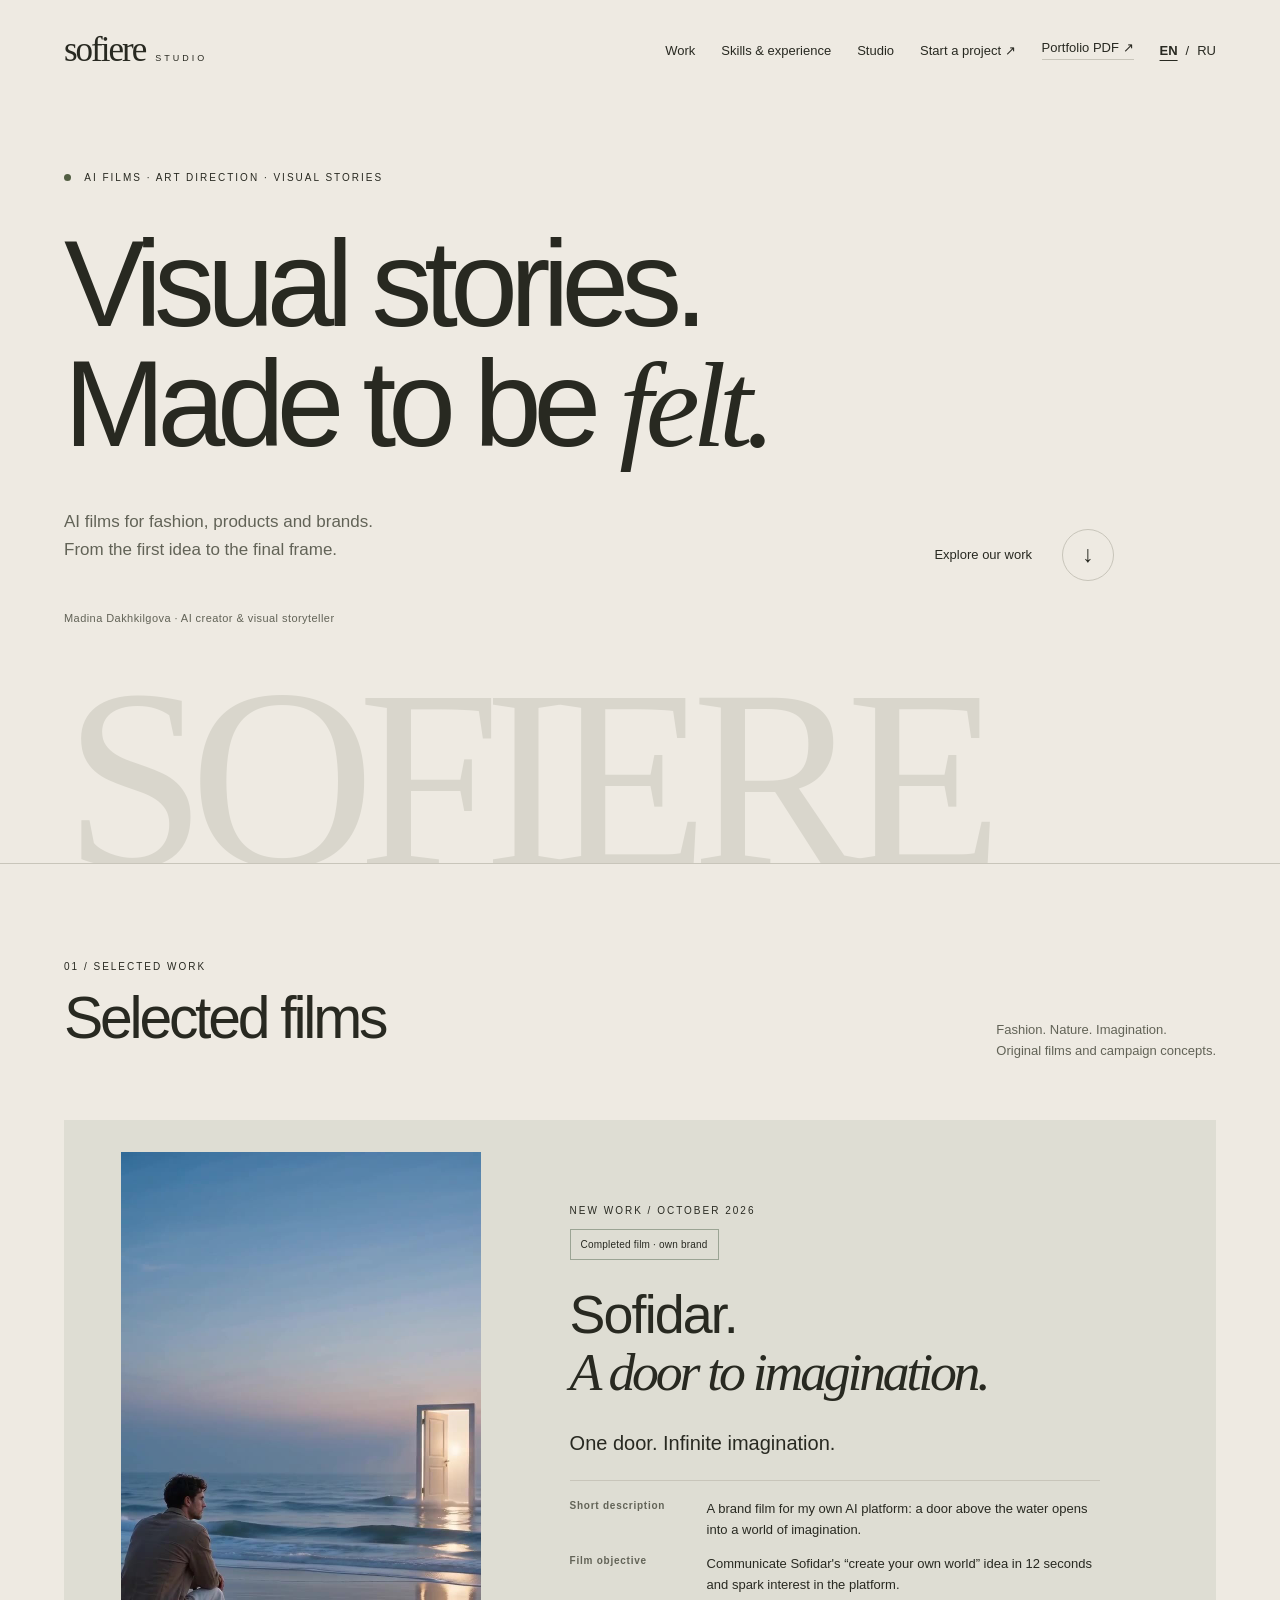
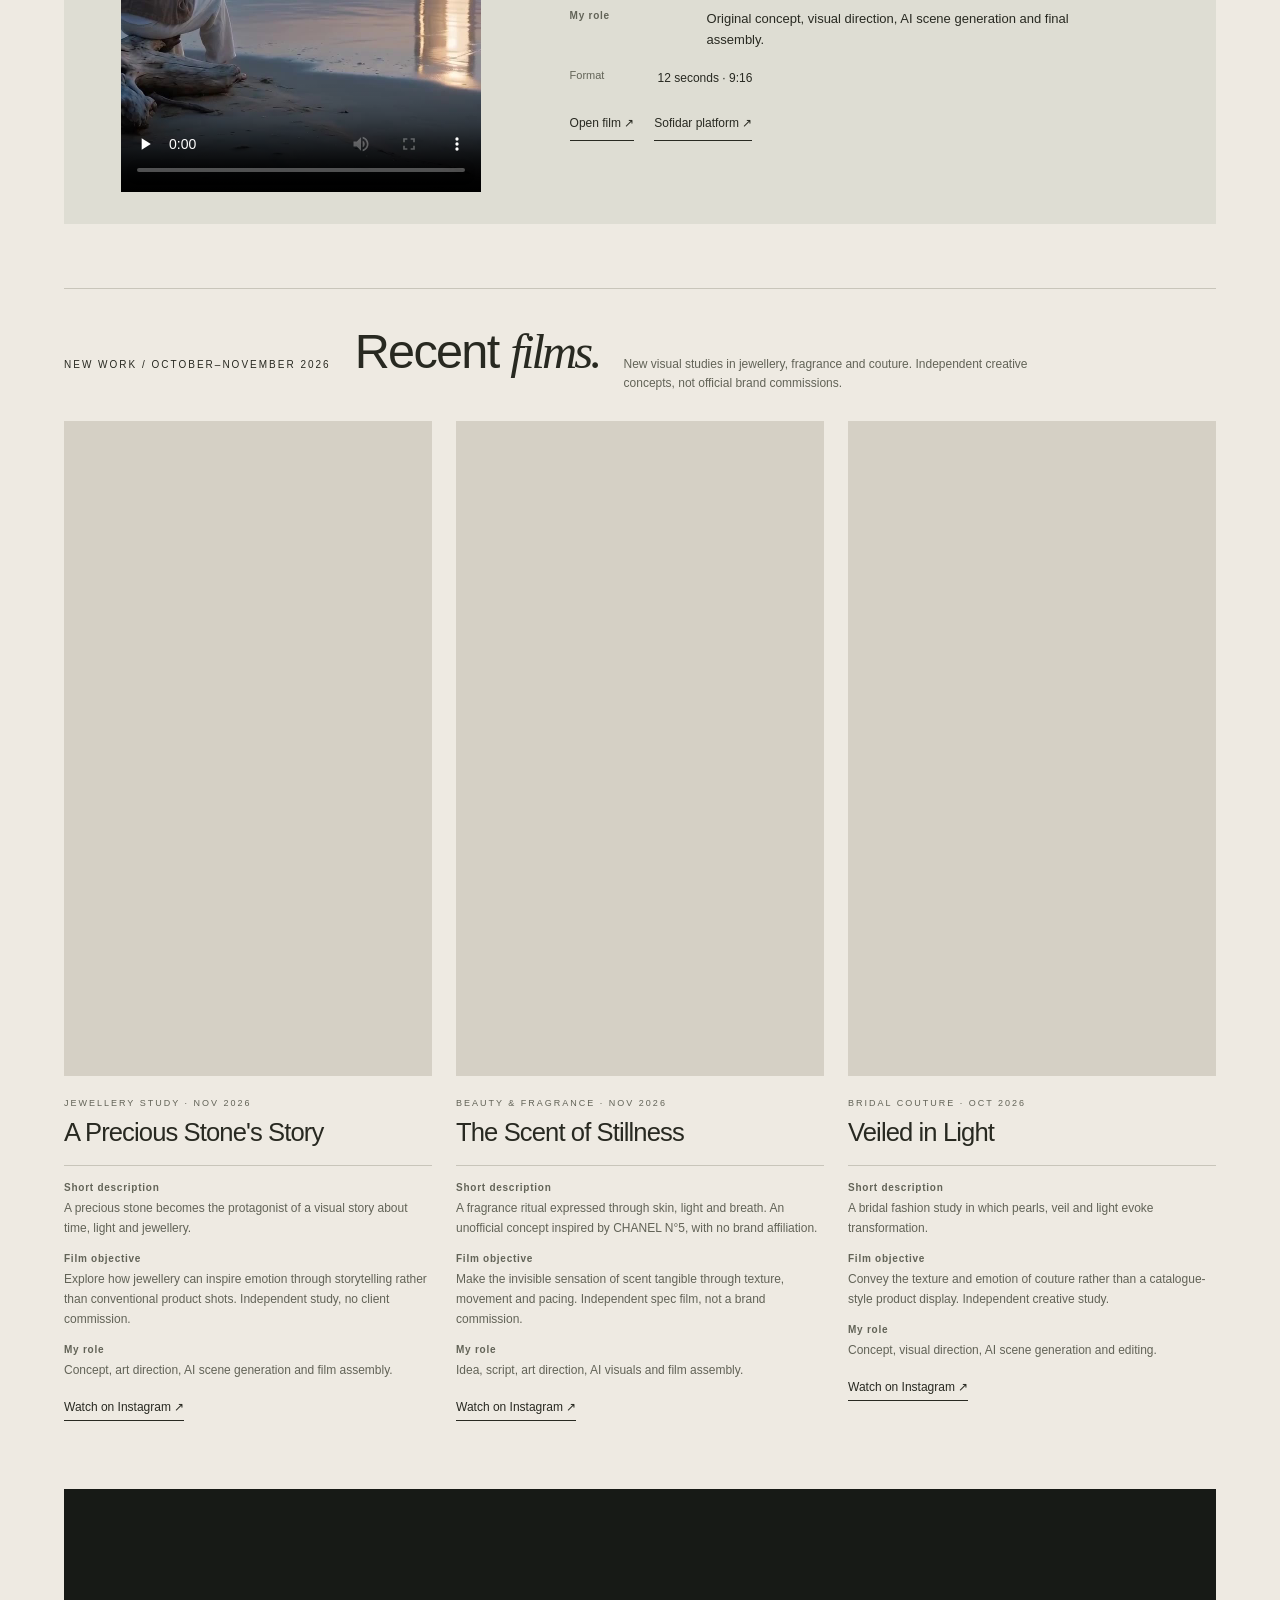
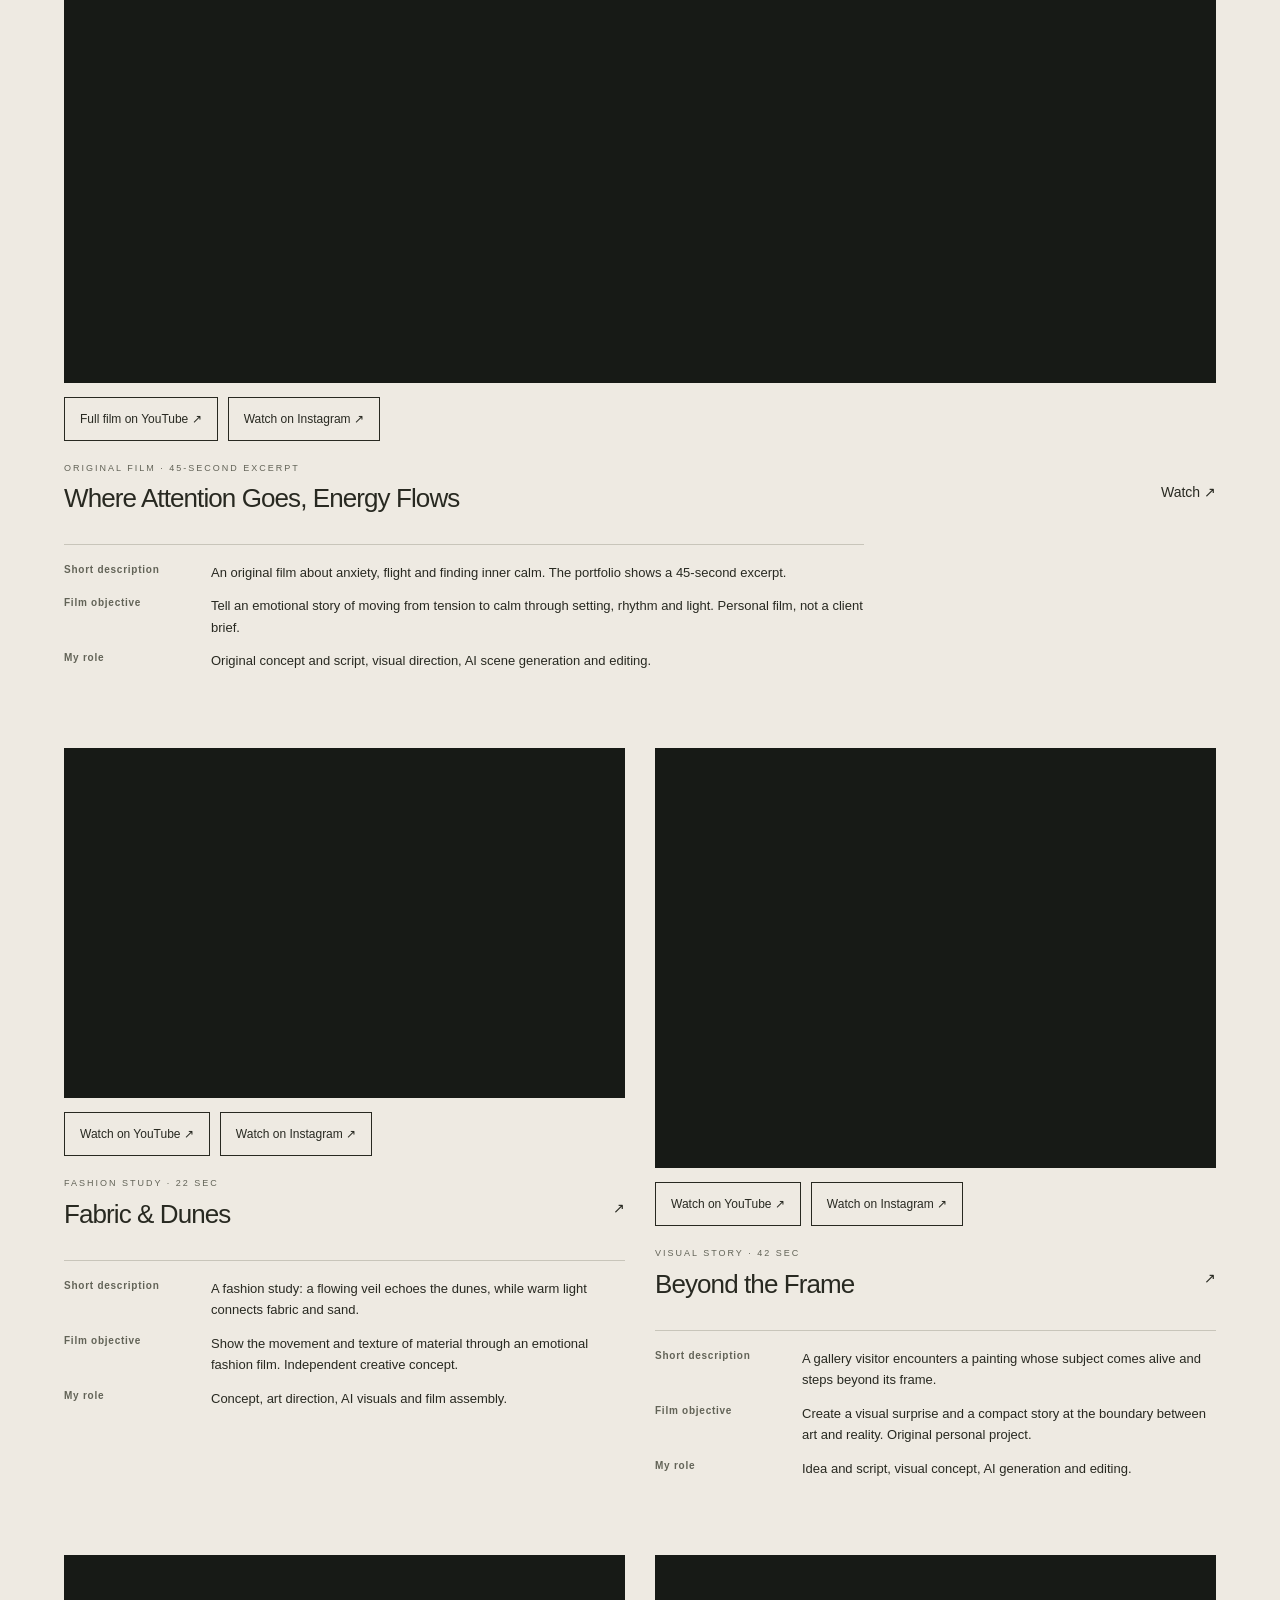
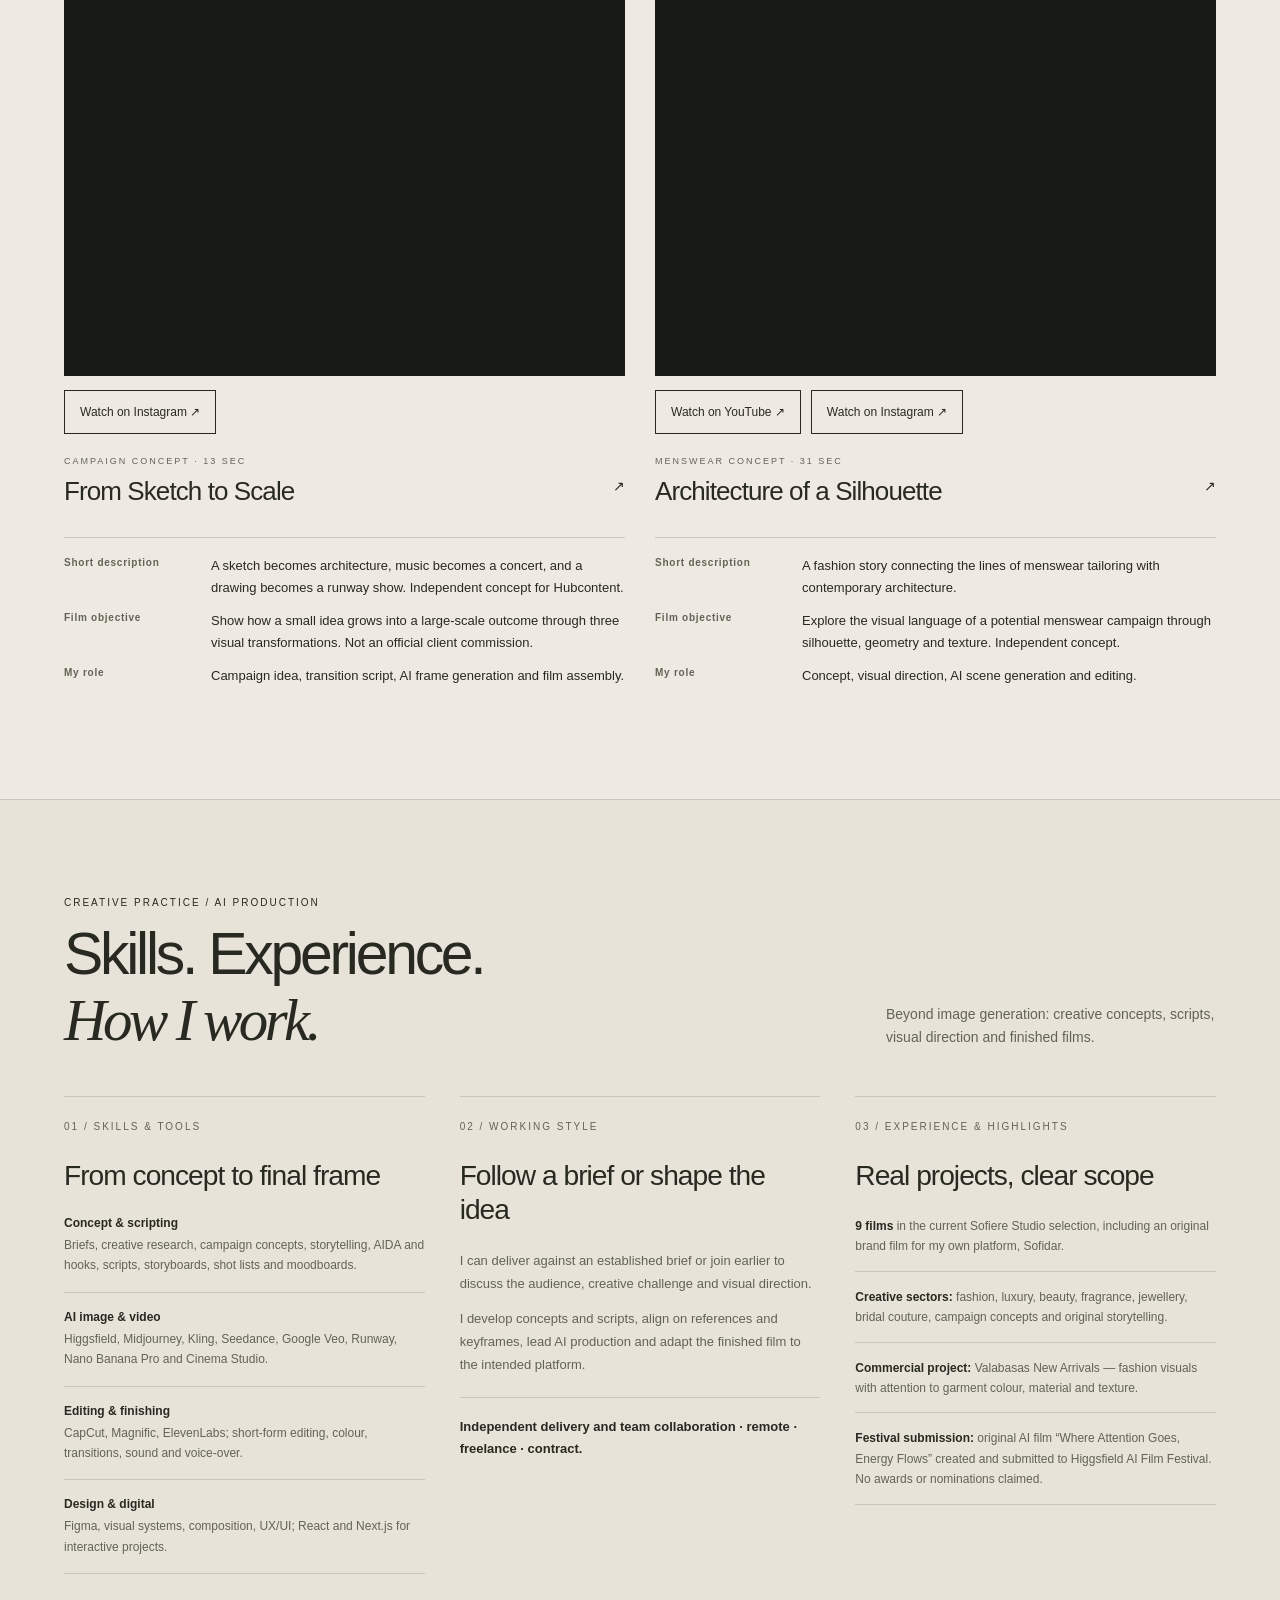
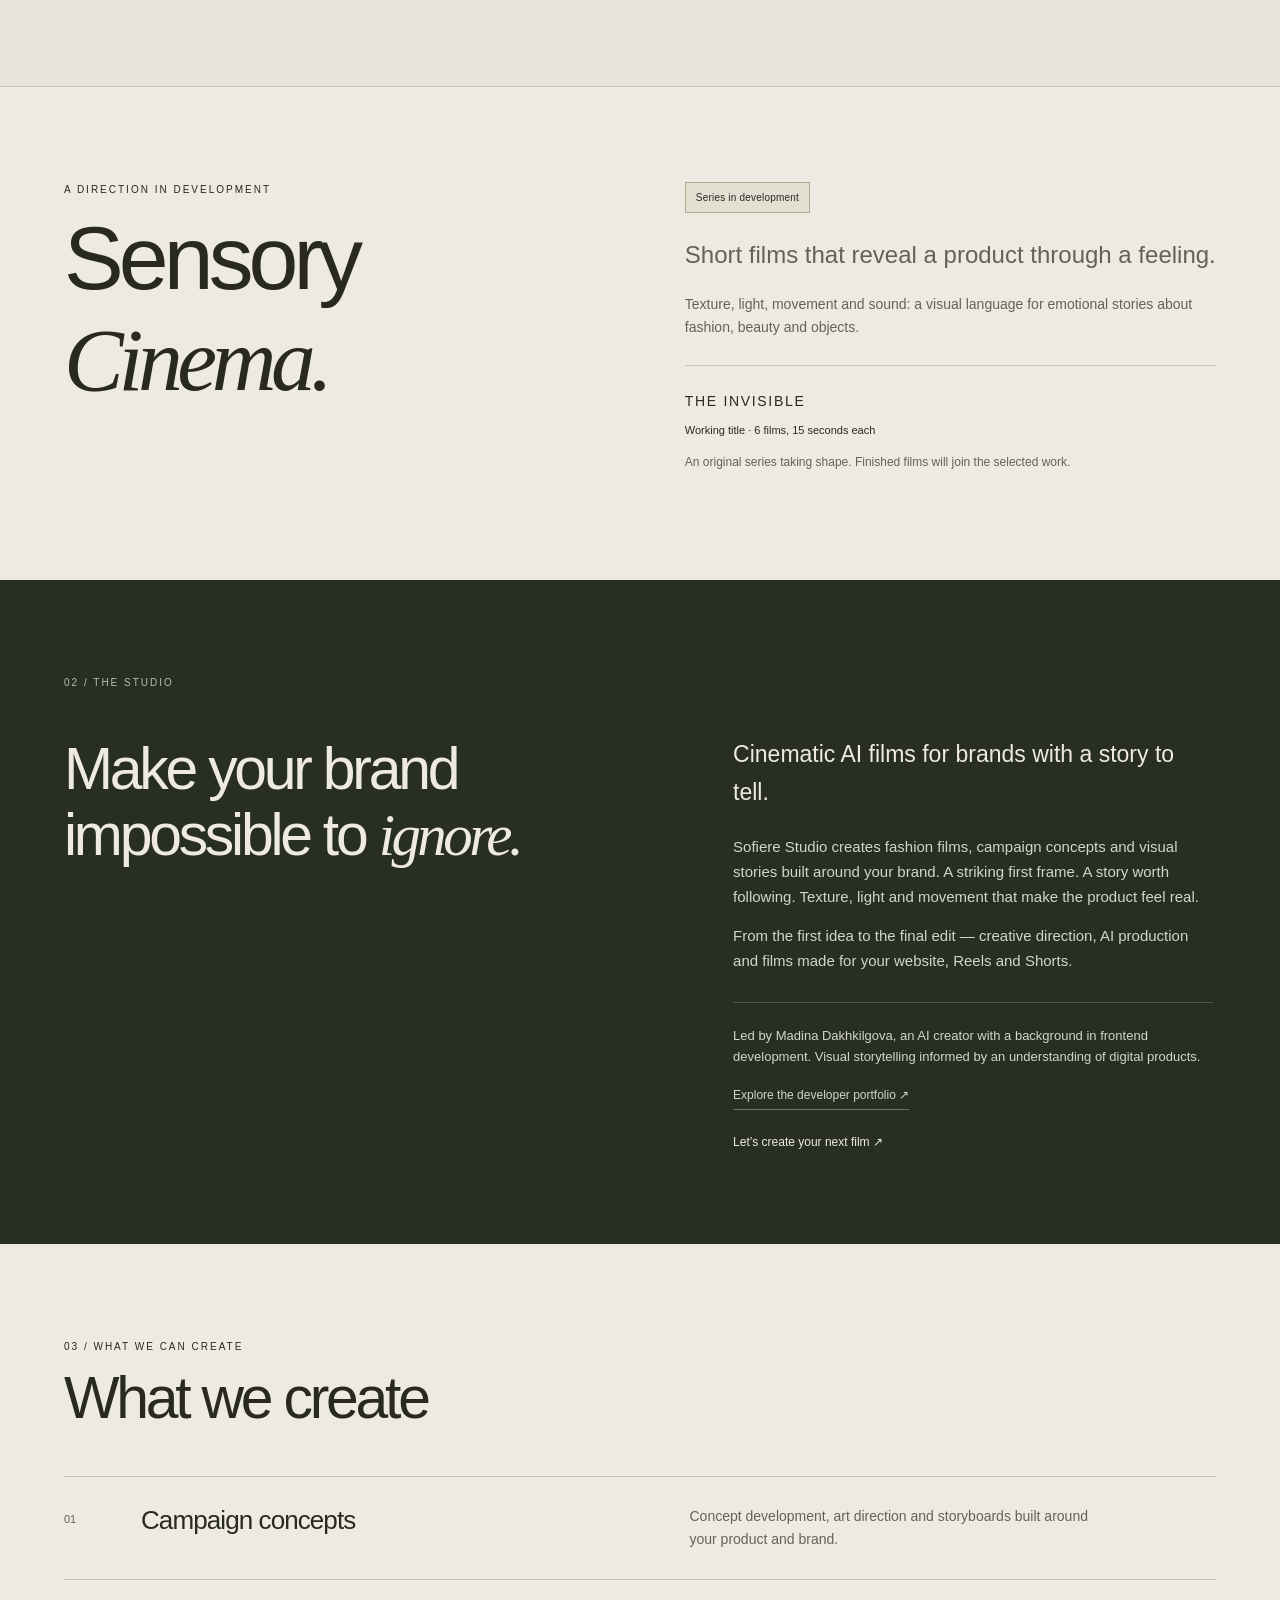
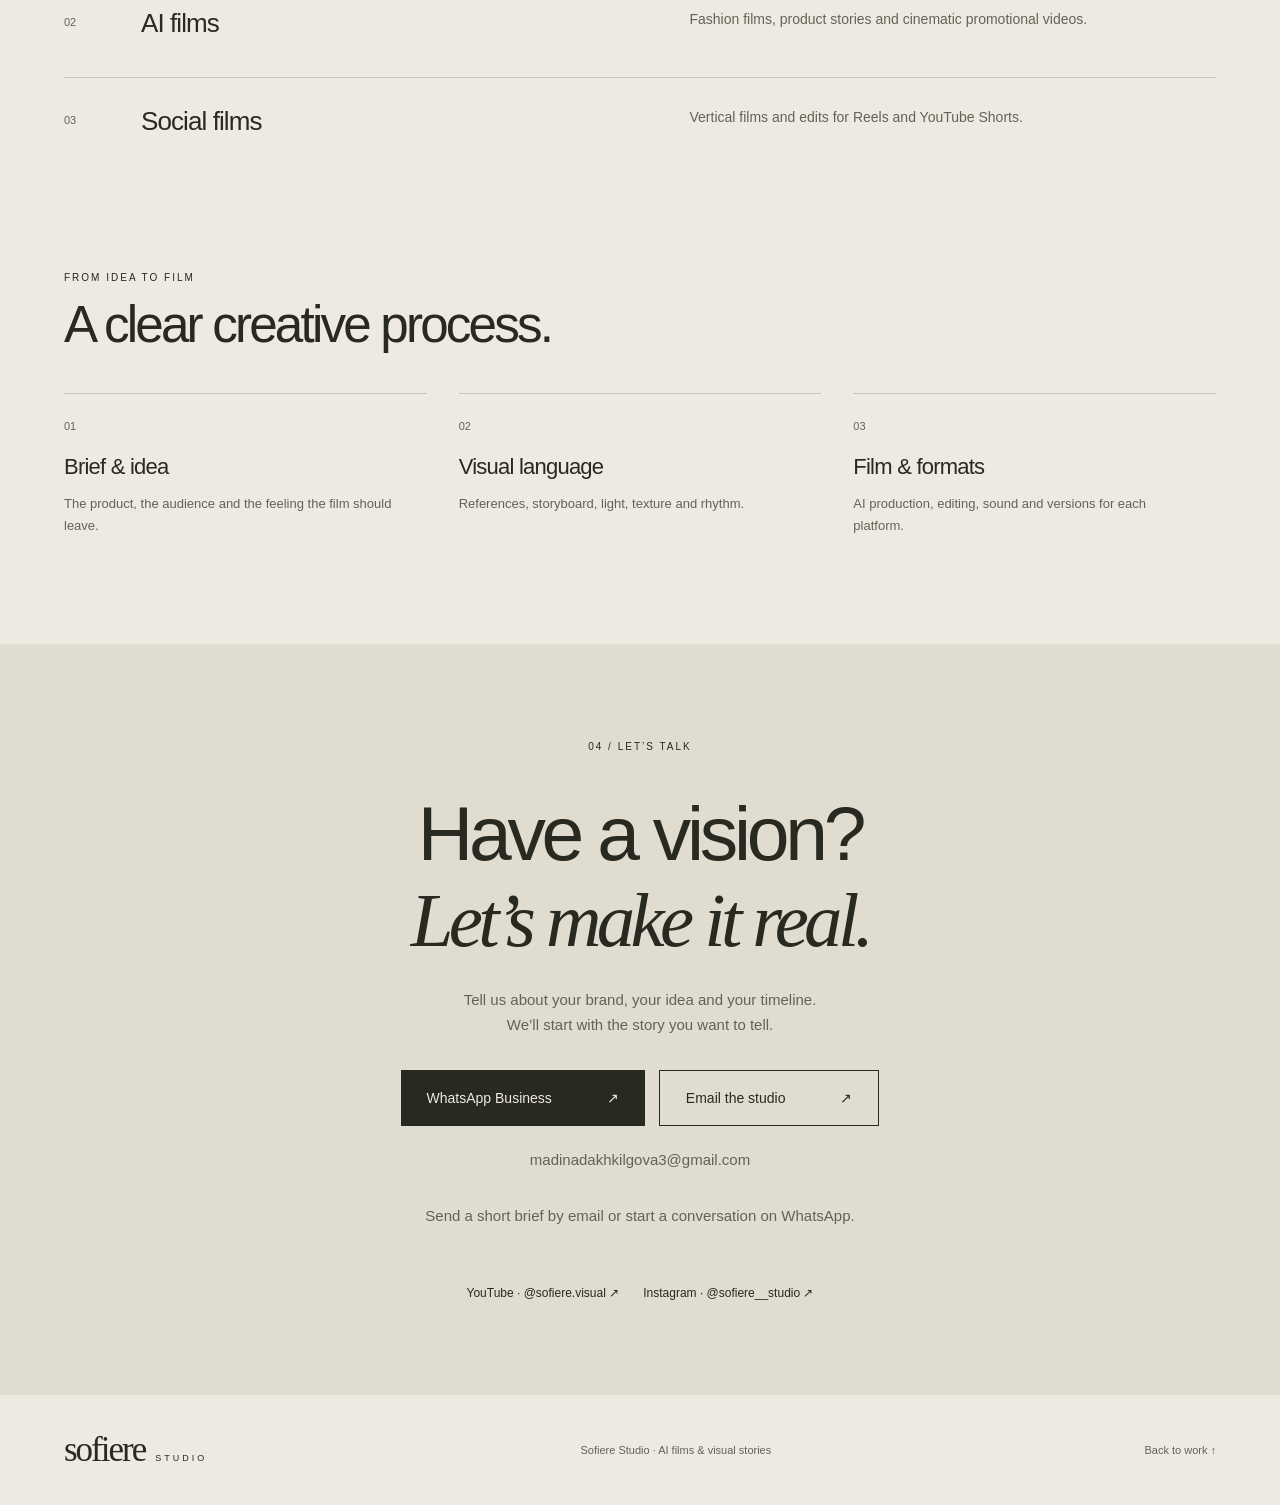
<file: index.html>
<!doctype html>
<html lang="en">
<head>
<meta charset="utf-8">
<meta name="viewport" content="width=device-width, initial-scale=1">
<link rel="canonical" href="https://madina-di.github.io/sofiere-studio/">
<meta property="og:type" content="website">
<meta property="og:locale" content="en_US">
<meta property="og:title" content="Sofiere Studio — AI films &amp; visual stories">
<meta property="og:description" content="Sofiere Studio creates cinematic AI films, fashion stories and campaign concepts. Explore our work and start a project.">
<meta property="og:url" content="https://madina-di.github.io/sofiere-studio/">
<meta name="theme-color" content="#eeeae2">
<meta name="description" content="Sofiere Studio — cinematic AI films, fashion stories and campaign concepts. From creative direction to the final edit.">
<title>Sofiere Studio — AI films & visual stories</title>
<link rel="stylesheet" href="styles.css?v=20261107-skills">
<script src="site.js" defer></script>
<link rel="alternate" hreflang="en" href="https://madina-di.github.io/sofiere-studio/">
<link rel="alternate" hreflang="ru" href="https://madina-di.github.io/sofiere-studio/ru.html">
<link rel="alternate" hreflang="x-default" href="https://madina-di.github.io/sofiere-studio/">
</head>
<body>
<a class="skip" href="#work">Skip to work</a>
<header class="header">
<a class="brand" href="#" aria-label="Sofiere Studio — home">sofiere<span>STUDIO</span></a>
<nav aria-label="Main navigation"><a href="#work">Work</a><a href="#credentials">Skills &amp; experience</a><a href="#about">Studio</a><a href="#contact">Start a project <span aria-hidden="true">↗</span></a><a class="nav-deck" href="https://drive.google.com/file/d/1M2yKuSpAmS8w-sIev-sqmCkpCgGjSl5T/view" target="_blank" rel="noopener noreferrer">Portfolio PDF ↗</a><span class="language-switch" role="group" aria-label="Language"><a href="./" lang="en" hreflang="en" aria-current="page">EN</a><span aria-hidden="true">/</span><a href="ru.html" lang="ru" hreflang="ru">RU</a></span></nav>
</header>
<main>
<section class="hero" aria-labelledby="hero-title">
<div class="eyebrow"><span class="dot"></span> AI FILMS · ART DIRECTION · VISUAL STORIES</div>
<h1 id="hero-title">Visual stories.<br>Made to be <em>felt.</em></h1>
<div class="hero-bottom"><p>AI films for fashion, products and brands.<br>From the first idea to the final frame.</p><a class="round-link" href="#work">Explore our work <span aria-hidden="true">↓</span></a></div>
<p class="hero-signature">Madina Dakhkilgova · AI creator & visual storyteller</p>
<div class="hero-word" aria-hidden="true">SOFIERE</div>
</section>
<section class="work section" id="work" aria-labelledby="work-title">
<div class="section-head"><div><p class="eyebrow">01 / SELECTED WORK</p><h2 id="work-title">Selected films</h2></div><p>Fashion. Nature. Imagination.<br>Original films and campaign concepts.</p></div>
<article class="featured-film" aria-labelledby="sofidar-title">
<div class="featured-media"><video controls playsinline preload="none" poster="assets/sofidar-door.jpg" aria-label="Sofidar — A Door to Imagination, brand film"><source src="media/sofidar-door.mp4" type="video/mp4"><a href="media/sofidar-door.mp4">Open video</a></video></div>
<div class="featured-copy"><p class="eyebrow">NEW WORK / OCTOBER 2026</p><span class="project-status">Completed film · own brand</span><h3 id="sofidar-title">Sofidar.<br><em>A door to imagination.</em></h3><p class="feature-intro">One door. Infinite imagination.</p><dl class="case-brief" aria-label="Film case study"><div><dt>Short description</dt><dd>A brand film for my own AI platform: a door above the water opens into a world of imagination.</dd></div><div><dt>Film objective</dt><dd>Communicate Sofidar's “create your own world” idea in 12 seconds and spark interest in the platform.</dd></div><div><dt>My role</dt><dd>Original concept, visual direction, AI scene generation and final assembly.</dd></div></dl><dl class="film-facts"><div><dt>Format</dt><dd>12 seconds · 9:16</dd></div></dl><div class="feature-links"><a href="media/sofidar-door.mp4" target="_blank" rel="noopener noreferrer">Open film ↗</a><a href="https://sofidar.com/" target="_blank" rel="noopener noreferrer">Sofidar platform ↗</a></div></div>
</article>
<section class="new-releases" aria-labelledby="new-films-title">
<div class="new-releases-head"><p class="eyebrow">NEW WORK / OCTOBER–NOVEMBER 2026</p><h3 id="new-films-title">Recent <em>films.</em></h3><p>New visual studies in jewellery, fragrance and couture. Independent creative concepts, not official brand commissions.</p></div>
<div class="new-releases-grid">
<article class="new-release">
<div class="reel-player"><iframe title="A Precious Stone's Story — AI jewellery film on Instagram" data-src="https://www.instagram.com/reel/DfU1xyRR1XA/embed/" loading="lazy" allow="encrypted-media; fullscreen; picture-in-picture" allowfullscreen></iframe></div>
<p class="eyebrow">JEWELLERY STUDY · NOV 2026</p><h4>A Precious Stone's Story</h4>
<dl class="case-brief" aria-label="Film case study"><div><dt>Short description</dt><dd>A precious stone becomes the protagonist of a visual story about time, light and jewellery.</dd></div><div><dt>Film objective</dt><dd>Explore how jewellery can inspire emotion through storytelling rather than conventional product shots. Independent study, no client commission.</dd></div><div><dt>My role</dt><dd>Concept, art direction, AI scene generation and film assembly.</dd></div></dl>
<a href="https://www.instagram.com/sofiere__studio/reel/DfU1xyRR1XA/" target="_blank" rel="noopener noreferrer">Watch on Instagram ↗</a>
</article>
<article class="new-release">
<div class="reel-player"><iframe title="The Scent of Stillness — AI beauty film on Instagram" data-src="https://www.instagram.com/reel/DfQQac2q9MK/embed/" loading="lazy" allow="encrypted-media; fullscreen; picture-in-picture" allowfullscreen></iframe></div>
<p class="eyebrow">BEAUTY & FRAGRANCE · NOV 2026</p><h4>The Scent of Stillness</h4>
<dl class="case-brief" aria-label="Film case study"><div><dt>Short description</dt><dd>A fragrance ritual expressed through skin, light and breath. An unofficial concept inspired by CHANEL N°5, with no brand affiliation.</dd></div><div><dt>Film objective</dt><dd>Make the invisible sensation of scent tangible through texture, movement and pacing. Independent spec film, not a brand commission.</dd></div><div><dt>My role</dt><dd>Idea, script, art direction, AI visuals and film assembly.</dd></div></dl>
<a href="https://www.instagram.com/sofiere__studio/reel/DfQQac2q9MK/" target="_blank" rel="noopener noreferrer">Watch on Instagram ↗</a>
</article>
<article class="new-release">
<div class="reel-player"><iframe title="Veiled in Light — AI couture bridal film on Instagram" data-src="https://www.instagram.com/reel/DewgbYTiM2l/embed/" loading="lazy" allow="encrypted-media; fullscreen; picture-in-picture" allowfullscreen></iframe></div>
<p class="eyebrow">BRIDAL COUTURE · OCT 2026</p><h4>Veiled in Light</h4>
<dl class="case-brief" aria-label="Film case study"><div><dt>Short description</dt><dd>A bridal fashion study in which pearls, veil and light evoke transformation.</dd></div><div><dt>Film objective</dt><dd>Convey the texture and emotion of couture rather than a catalogue-style product display. Independent creative study.</dd></div><div><dt>My role</dt><dd>Concept, visual direction, AI scene generation and editing.</dd></div></dl>
<a href="https://www.instagram.com/sofiere__studio/reel/DewgbYTiM2l/" target="_blank" rel="noopener noreferrer">Watch on Instagram ↗</a>
</article>
</div></section>
<div class="projects">
<article class="project wide">
<div class="video-slot landscape"><iframe title="Where Attention Goes, Energy Flows — 45-second excerpt" data-src="https://drive.google.com/file/d/15fPdNDdxwolvnUrXeHEkKWXbFPYJ5zzj/preview" allow="fullscreen" allowfullscreen loading="lazy"></iframe></div>
<div class="project-platforms" role="group" aria-label="Watch on other platforms"><a href="https://www.youtube.com/watch?v=IntckfUGGGo" target="_blank" rel="noopener noreferrer">Full film on YouTube ↗</a><a href="https://www.instagram.com/sofiere__studio/reel/DdEIgihjwY5/" target="_blank" rel="noopener noreferrer">Watch on Instagram ↗</a></div>
<div class="project-caption"><div><p class="eyebrow">ORIGINAL FILM · 45-SECOND EXCERPT</p><h3>Where Attention Goes, Energy Flows</h3></div><a href="https://drive.google.com/file/d/15fPdNDdxwolvnUrXeHEkKWXbFPYJ5zzj/view" target="_blank" rel="noopener noreferrer" aria-label="Watch the film excerpt on Google Drive">Watch ↗</a></div>
<dl class="case-brief" aria-label="Film case study"><div><dt>Short description</dt><dd>An original film about anxiety, flight and finding inner calm. The portfolio shows a 45-second excerpt.</dd></div><div><dt>Film objective</dt><dd>Tell an emotional story of moving from tension to calm through setting, rhythm and light. Personal film, not a client brief.</dd></div><div><dt>My role</dt><dd>Original concept and script, visual direction, AI scene generation and editing.</dd></div></dl>
</article>
<article class="project">
<div class="video-slot"><iframe title="Fashion study: fabric and desert" data-src="https://drive.google.com/file/d/1fPMsKR6on-44z8-wyhAOx32XDNRIeHeQ/preview" allow="fullscreen" allowfullscreen loading="lazy"></iframe></div>
<div class="project-platforms" role="group" aria-label="Watch on other platforms"><a href="https://www.youtube.com/watch?v=qcchLglYKRw" target="_blank" rel="noopener noreferrer">Watch on YouTube ↗</a><a href="https://www.instagram.com/sofiere__studio/reel/Dc65XLCDISu/" target="_blank" rel="noopener noreferrer">Watch on Instagram ↗</a></div>
<div class="project-caption"><div><p class="eyebrow">FASHION STUDY · 22 SEC</p><h3>Fabric &amp; Dunes</h3></div><a href="https://drive.google.com/file/d/1fPMsKR6on-44z8-wyhAOx32XDNRIeHeQ/view" target="_blank" rel="noopener noreferrer" aria-label="Watch Fabric &amp; Dunes">↗</a></div>
<dl class="case-brief" aria-label="Film case study"><div><dt>Short description</dt><dd>A fashion study: a flowing veil echoes the dunes, while warm light connects fabric and sand.</dd></div><div><dt>Film objective</dt><dd>Show the movement and texture of material through an emotional fashion film. Independent creative concept.</dd></div><div><dt>My role</dt><dd>Concept, art direction, AI visuals and film assembly.</dd></div></dl>
</article>
<article class="project">
<div class="video-slot portrait"><iframe title="A painting comes to life — AI film" data-src="https://drive.google.com/file/d/10AS1gJlYO1U7UvFhtcoIw3cdFSu8tVRE/preview" allow="fullscreen" allowfullscreen loading="lazy"></iframe></div>
<div class="project-platforms" role="group" aria-label="Watch on other platforms"><a href="https://www.youtube.com/shorts/wA9WdgPeDB8" target="_blank" rel="noopener noreferrer">Watch on YouTube ↗</a><a href="https://www.instagram.com/sofiere__studio/reel/DdEH7QHDjPo/" target="_blank" rel="noopener noreferrer">Watch on Instagram ↗</a></div>
<div class="project-caption"><div><p class="eyebrow">VISUAL STORY · 42 SEC</p><h3>Beyond the Frame</h3></div><a href="https://drive.google.com/file/d/10AS1gJlYO1U7UvFhtcoIw3cdFSu8tVRE/view" target="_blank" rel="noopener noreferrer" aria-label="Watch Beyond the Frame">↗</a></div>
<dl class="case-brief" aria-label="Film case study"><div><dt>Short description</dt><dd>A gallery visitor encounters a painting whose subject comes alive and steps beyond its frame.</dd></div><div><dt>Film objective</dt><dd>Create a visual surprise and a compact story at the boundary between art and reality. Original personal project.</dd></div><div><dt>My role</dt><dd>Idea and script, visual concept, AI generation and editing.</dd></div></dl>
</article>
<article class="project">
<div class="video-slot portrait"><iframe title="Hubcontent — campaign concept" data-src="https://drive.google.com/file/d/1nT2u2JN3-0KtV6RDVpkmLxIn1CIQg9J0/preview" allow="fullscreen" allowfullscreen loading="lazy"></iframe></div>
<div class="project-platforms" role="group" aria-label="Watch on other platforms"><a href="https://www.instagram.com/sofiere__studio/reel/Dcs50cxDqGP/" target="_blank" rel="noopener noreferrer">Watch on Instagram ↗</a></div>
<div class="project-caption"><div><p class="eyebrow">CAMPAIGN CONCEPT · 13 SEC</p><h3>From Sketch to Scale</h3></div><a href="https://drive.google.com/file/d/1nT2u2JN3-0KtV6RDVpkmLxIn1CIQg9J0/view" target="_blank" rel="noopener noreferrer" aria-label="Watch the Hubcontent concept">↗</a></div>
<dl class="case-brief" aria-label="Film case study"><div><dt>Short description</dt><dd>A sketch becomes architecture, music becomes a concert, and a drawing becomes a runway show. Independent concept for Hubcontent.</dd></div><div><dt>Film objective</dt><dd>Show how a small idea grows into a large-scale outcome through three visual transformations. Not an official client commission.</dd></div><div><dt>My role</dt><dd>Campaign idea, transition script, AI frame generation and film assembly.</dd></div></dl>
</article>
<article class="project">
<div class="video-slot portrait"><iframe title="Architecture of a Silhouette — menswear" data-src="https://drive.google.com/file/d/1wmrqRmByXNF43Utq-34x4s-r09GsbmQm/preview" allow="fullscreen" allowfullscreen loading="lazy"></iframe></div>
<div class="project-platforms" role="group" aria-label="Watch on other platforms"><a href="https://www.youtube.com/shorts/td2xYuUc9Qc" target="_blank" rel="noopener noreferrer">Watch on YouTube ↗</a><a href="https://www.instagram.com/sofiere__studio/reel/DcmJVKAE9HO/" target="_blank" rel="noopener noreferrer">Watch on Instagram ↗</a></div>
<div class="project-caption"><div><p class="eyebrow">MENSWEAR CONCEPT · 31 SEC</p><h3>Architecture of a Silhouette</h3></div><a href="https://drive.google.com/file/d/1wmrqRmByXNF43Utq-34x4s-r09GsbmQm/view" target="_blank" rel="noopener noreferrer" aria-label="Watch Architecture of a Silhouette">↗</a></div>
<dl class="case-brief" aria-label="Film case study"><div><dt>Short description</dt><dd>A fashion story connecting the lines of menswear tailoring with contemporary architecture.</dd></div><div><dt>Film objective</dt><dd>Explore the visual language of a potential menswear campaign through silhouette, geometry and texture. Independent concept.</dd></div><div><dt>My role</dt><dd>Concept, visual direction, AI scene generation and editing.</dd></div></dl>
</article>
</div>
<noscript><p>Enable JavaScript for embedded players, or use the project links to watch each film.</p></noscript>
</section>
<section class="credentials section" id="credentials" aria-labelledby="credentials-title">
<div class="credentials-heading"><div><p class="eyebrow">CREATIVE PRACTICE / AI PRODUCTION</p><h2 id="credentials-title">Skills. Experience.<br><em>How I work.</em></h2></div><p>Beyond image generation: creative concepts, scripts, visual direction and finished films.</p></div>
<div class="credentials-grid">
<div class="credential-column"><p class="eyebrow">01 / SKILLS &amp; TOOLS</p><h3>From concept to final frame</h3>
<dl class="credential-facts">
<div><dt>Concept &amp; scripting</dt><dd>Briefs, creative research, campaign concepts, storytelling, AIDA and hooks, scripts, storyboards, shot lists and moodboards.</dd></div>
<div><dt>AI image &amp; video</dt><dd>Higgsfield, Midjourney, Kling, Seedance, Google Veo, Runway, Nano Banana Pro and Cinema Studio.</dd></div>
<div><dt>Editing &amp; finishing</dt><dd>CapCut, Magnific, ElevenLabs; short-form editing, colour, transitions, sound and voice-over.</dd></div>
<div><dt>Design &amp; digital</dt><dd>Figma, visual systems, composition, UX/UI; React and Next.js for interactive projects.</dd></div>
</dl></div>
<div class="credential-column"><p class="eyebrow">02 / WORKING STYLE</p><h3>Follow a brief or shape the idea</h3>
<p>I can deliver against an established brief or join earlier to discuss the audience, creative challenge and visual direction.</p>
<p>I develop concepts and scripts, align on references and keyframes, lead AI production and adapt the finished film to the intended platform.</p>
<p class="credential-emphasis">Independent delivery and team collaboration · remote · freelance · contract.</p></div>
<div class="credential-column"><p class="eyebrow">03 / EXPERIENCE &amp; HIGHLIGHTS</p><h3>Real projects, clear scope</h3>
<ul class="credential-list">
<li><strong>9 films</strong> in the current Sofiere Studio selection, including an original brand film for my own platform, Sofidar.</li>
<li><strong>Creative sectors:</strong> fashion, luxury, beauty, fragrance, jewellery, bridal couture, campaign concepts and original storytelling.</li>
<li><strong>Commercial project:</strong> Valabasas New Arrivals — fashion visuals with attention to garment colour, material and texture.</li>
<li><strong>Festival submission:</strong> original AI film “Where Attention Goes, Energy Flows” created and submitted to Higgsfield AI Film Festival. No awards or nominations claimed.</li>
</ul></div>
</div></section>
<section class="direction section" id="direction" aria-labelledby="direction-title"><div><p class="eyebrow">A DIRECTION IN DEVELOPMENT</p><h2 id="direction-title">Sensory<br><em>Cinema.</em></h2></div><div class="direction-copy"><span class="project-status status-progress">Series in development</span><p class="large">Short films that reveal a product through a feeling.</p><p>Texture, light, movement and sound: a visual language for emotional stories about fashion, beauty and objects.</p><p class="direction-collection">THE INVISIBLE <span>Working title · 6 films, 15 seconds each</span></p><p class="direction-note">An original series taking shape. Finished films will join the selected work.</p></div></section>
<section class="about section" id="about" aria-labelledby="about-title" lang="en">
<p class="eyebrow">02 / THE STUDIO</p>
<div class="about-grid"><h2 id="about-title">Make your brand<br>impossible to <em>ignore.</em></h2><div><p class="large">Cinematic AI films for brands with a story to tell.</p><p>Sofiere Studio creates fashion films, campaign concepts and visual stories built around your brand. A striking first frame. A story worth following. Texture, light and movement that make the product feel real.</p><p>From the first idea to the final edit — creative direction, AI production and films made for your website, Reels and Shorts.</p><p class="founder">Led by Madina Dakhkilgova, an AI creator with a background in frontend development. Visual storytelling informed by an understanding of digital products.</p><a class="developer-link" href="https://madina-portfolio-sage.vercel.app/" target="_blank" rel="noopener noreferrer">Explore the developer portfolio ↗</a><a class="social" href="#contact">Let’s create your next film <span aria-hidden="true">↗</span></a></div></div>
</section>
<section class="services section" aria-labelledby="services-title"><p class="eyebrow">03 / WHAT WE CAN CREATE</p><h2 id="services-title">What we create</h2>
<div class="service"><span>01</span><h3>Campaign concepts</h3><p>Concept development, art direction and storyboards built around your product and brand.</p></div>
<div class="service"><span>02</span><h3>AI films</h3><p>Fashion films, product stories and cinematic promotional videos.</p></div>
<div class="service"><span>03</span><h3>Social films</h3><p>Vertical films and edits for Reels and YouTube Shorts.</p></div>
</section>
<section class="process section" aria-labelledby="process-title"><p class="eyebrow">FROM IDEA TO FILM</p><h2 id="process-title">A clear creative process.</h2><ol><li><span>01</span><h3>Brief & idea</h3><p>The product, the audience and the feeling the film should leave.</p></li><li><span>02</span><h3>Visual language</h3><p>References, storyboard, light, texture and rhythm.</p></li><li><span>03</span><h3>Film & formats</h3><p>AI production, editing, sound and versions for each platform.</p></li></ol></section>
<section class="contact section" id="contact" aria-labelledby="contact-title"><p class="eyebrow">04 / LET’S TALK</p><h2 id="contact-title">Have a vision?<br><em>Let’s make it real.</em></h2><p>Tell us about your brand, your idea and your timeline.<br>We’ll start with the story you want to tell.</p><div class="contact-actions"><a class="button" href="https://wa.me/19162250794?text=Hello%20Madina!%20I%E2%80%99d%20like%20to%20discuss%20AI-powered%20visual%20content%20for%20brand%20marketing%2C%20including%20campaign%20imagery%20and%20video." target="_blank" rel="noopener noreferrer">WhatsApp Business <span aria-hidden="true">↗</span></a><a class="button email-button" href="mailto:madinadakhkilgova3@gmail.com?subject=A%20project%20for%20Sofiere%20Studio&amp;body=Hello%20Sofiere%20Studio!%0A%0ABrand%20%2F%20product%3A%0AProject%20goal%3A%0AWhere%20the%20film%20will%20appear%3A%0ALength%20and%20format%3A%0ATimeline%3A%0ABudget%20range%3A%0AReferences%3A%0A%0AMy%20name%20and%20preferred%20contact%3A">Email the studio <span aria-hidden="true">↗</span></a></div><p class="contact-email"><a href="mailto:madinadakhkilgova3@gmail.com">madinadakhkilgova3@gmail.com</a></p><p class="contact-hint">Send a short brief by email or start a conversation on WhatsApp.</p><div class="contact-socials" role="group" aria-label="Sofiere Studio social channels" style="display:flex;justify-content:center;gap:24px;flex-wrap:wrap"><a class="social" href="https://www.youtube.com/@sofiere.visual" target="_blank" rel="noopener noreferrer" aria-label="YouTube Sofiere Studio — opens in a new tab">YouTube · @sofiere.visual ↗</a><a class="social" href="https://www.instagram.com/sofiere__studio/" target="_blank" rel="noopener noreferrer" aria-label="Instagram Sofiere Studio — opens in a new tab">Instagram · @sofiere__studio ↗</a></div></section>
</main><footer><a class="brand" href="#">sofiere<span>STUDIO</span></a><p>Sofiere Studio · AI films &amp; visual stories</p><a href="#work">Back to work ↑</a></footer>
</body></html>
</file>
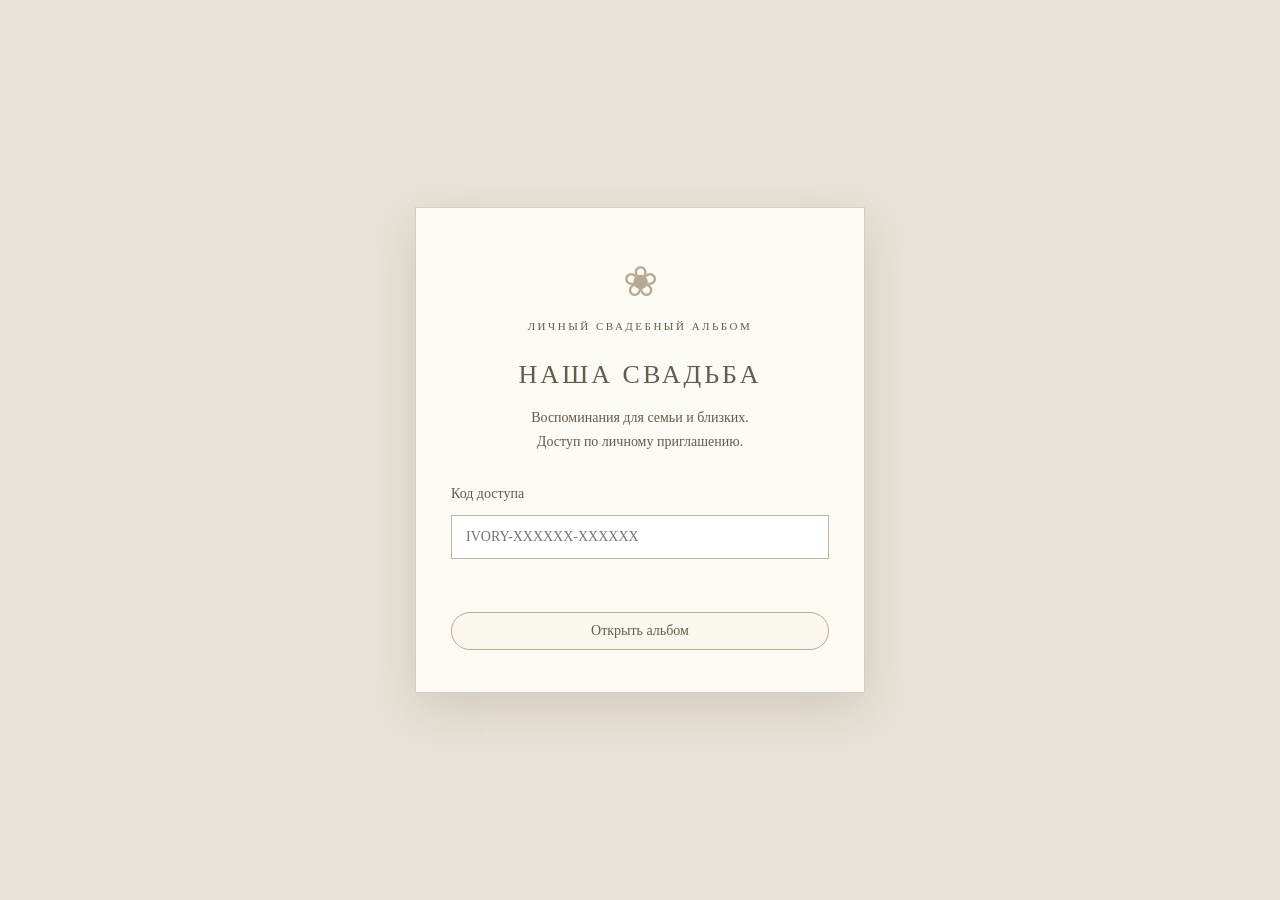
<file: wedding-ivory/index.html>
<!doctype html>
<html lang="ru">
<head>
<meta charset="utf-8">
<meta name="viewport" content="width=device-width,initial-scale=1">
<meta name="robots" content="noindex,nofollow,noarchive,nosnippet,noimageindex">
<meta name="referrer" content="no-referrer">
<meta name="theme-color" content="#e9e2d8">
<title>Wedding Ivory — Наша свадьба</title>
<style>
*{box-sizing:border-box}
html,body{margin:0;min-height:100%;background:#e9e2d8;color:#655b4b;font:14px Georgia,"Times New Roman",serif}
button{border:1px solid #bcad93;background:#faf7ef;color:#655b4b;border-radius:30px;padding:10px 16px;cursor:pointer;font:inherit}
button:disabled{opacity:.3;cursor:default}
button:not(:disabled):hover{background:#f1e9db}
input{font:inherit}
#gate{min-height:100dvh;display:grid;place-items:center;padding:22px}
.gate-book{width:min(100%,450px);padding:49px 35px 42px;background:#fcfaf4;border:1px solid #d8cdbb;box-shadow:0 16px 45px #51422c26;text-align:center}
.flower{font-size:42px;color:#b9a990}
.eyebrow{font-size:11px;letter-spacing:2.5px}
h1{font-size:26px;letter-spacing:3px;font-weight:400;margin:24px auto 16px}
.gate-book p{line-height:1.7}
.gate-book form{margin-top:32px;display:grid;gap:13px;text-align:left}
.gate-book input{width:100%;padding:13px 14px;color:#655b4b;background:white;border:1px solid #bfb3a0}
.gate-book button{width:100%;margin-top:9px}
#error{color:#a74d54;min-height:18px;font-size:13px;text-align:center}
#album{height:100dvh;display:none;flex-direction:column}
header,footer{display:flex;align-items:center;justify-content:center;gap:18px;padding:12px}
header span{letter-spacing:3px}
main{flex:1;min-height:0;display:flex;align-items:center;justify-content:center;padding:8px 50px;perspective:1800px;position:relative}
#book{display:flex;width:100%;height:100%;box-shadow:0 15px 45px #51422c30;position:relative}
#book.cover{max-width:540px}
.page{flex:1;min-width:0;background:#fcfaf4;padding:12px;position:relative;display:flex;justify-content:center;align-items:center;overflow:hidden}
.page:first-child{border-right:1px solid #d8cdbb}
.page img{width:100%;height:100%;object-fit:contain;position:relative;z-index:1}
.page:after{content:"❀";position:absolute;right:2px;top:-7px;font-size:25px;color:#cbbd9a88;z-index:2;pointer-events:none}
.page:before{content:"❀";position:absolute;left:0;bottom:-8px;font-size:25px;color:#b1bb9a77;z-index:2;pointer-events:none}
.cover .page:before,.cover .page:after{display:none}
.flip{animation:turn .5s ease}
@keyframes turn{0%{transform:rotateY(7deg);opacity:.6}100%{transform:rotateY(0);opacity:1}}
.arrow{position:absolute;top:47%;z-index:4;padding:12px;font-size:26px;min-width:36px}
#prev{left:5px}
#next{right:5px}
#counter{min-width:130px;text-align:center;white-space:nowrap}
footer{flex-wrap:wrap;min-height:60px}
footer input[type=range]{width:95px;accent-color:#9a855e}
label.range{display:flex;align-items:center;gap:10px;white-space:nowrap}
#folder{font-size:12px;opacity:.7}
#status{font-size:12px;opacity:.8}
#full{padding:8px 13px}
@media(max-width:650px){main{padding:5px 35px}header{font-size:12px;padding:8px}.page{padding:7px}footer{gap:9px;padding:8px}button{padding:8px 11px}#folder,#volumeLabel{display:none}}
@media(prefers-reduced-motion:reduce){.flip{animation:none}}
</style>
</head>
<body>
<section id="gate">
  <div class="gate-book">
    <div class="flower">❀</div>
    <p class="eyebrow">ЛИЧНЫЙ СВАДЕБНЫЙ АЛЬБОМ</p>
    <h1>НАША СВАДЬБА</h1>
    <p>Воспоминания для семьи и близких.<br>Доступ по личному приглашению.</p>
    <form id="unlockForm">
      <label for="inviteCode">Код доступа</label>
      <input id="inviteCode" type="text" autocomplete="off" autocapitalize="characters" spellcheck="false" placeholder="IVORY-XXXXXX-XXXXXX" required>
      <div id="error" role="alert" aria-live="polite"></div>
      <button id="unlock" type="submit">Открыть альбом</button>
    </form>
  </div>
</section>
<section id="album">
  <header><span>НАША СВАДЬБА</span><button id="full" type="button" aria-label="Полный экран">⛶</button></header>
  <main>
    <button id="prev" class="arrow" type="button" aria-label="Предыдущие страницы">‹</button>
    <div id="book" aria-label="Свадебный фотоальбом"></div>
    <button id="next" class="arrow" type="button" aria-label="Следующие страницы">›</button>
  </main>
  <footer>
    <span id="counter" aria-live="polite"></span>
    <label class="range">Кадр <input id="jump" type="range" min="0" value="0" aria-label="Перейти к фотографии"></label>
    <button id="music" type="button">♫ Включить музыку</button>
    <label id="volumeLabel" class="range">Громкость <input id="volume" type="range" min="0" max="1" step=".01" value=".16"></label>
    <span id="folder"></span>
    <span id="status"></span>
  </footer>
</section>
<script>
"use strict";
const el=id=>document.getElementById(id);
let albumData=null, cryptoKey=null, pos=-1, turn=0, openedUrls=[], coverUrl=null;
const encoder=new TextEncoder();
function asBytes(value){return Uint8Array.from(atob(value),x=>x.charCodeAt(0));}
async function loadEncryptedPhoto(keyName){
  const info=albumData.files[keyName];
  if(!info)throw new Error("Нет фотографии "+keyName);
  const last=info.offset+info.size-1;
  const res=await fetch(albumData.archiveUrl,{headers:{"Range":"bytes="+info.offset+"-"+last},cache:"force-cache",mode:"cors"});
  if(res.status!==206)throw new Error("Сервер фотографий недоступен ("+res.status+")");
  const encrypted=await res.arrayBuffer();
  if(encrypted.byteLength!==info.size)throw new Error("Неполные данные фотографии");
  const decrypted=await crypto.subtle.decrypt({
    name:"AES-GCM",iv:asBytes(info.iv),
    additionalData:encoder.encode("ivory-photo:"+keyName)
  },cryptoKey,encrypted);
  return URL.createObjectURL(new Blob([decrypted],{type:"image/jpeg"}));
}
async function openAlbum(evt){
 evt.preventDefault();
 el("error").textContent="";
 const b=el("unlock");b.disabled=true;b.textContent="Открываем…";
 try{
  if(!window.crypto||!crypto.subtle)throw new Error("Для просмотра нужен современный браузер");
  if(!albumData){
    const r=await fetch("manifest.json",{cache:"no-store"});
    if(!r.ok)throw new Error("Альбом недоступен");
    albumData=await r.json();
  }
  const phrase=el("inviteCode").value.trim().toUpperCase();
  const material=await crypto.subtle.importKey("raw",encoder.encode(phrase),"PBKDF2",false,["deriveKey"]);
  cryptoKey=await crypto.subtle.deriveKey({
   name:"PBKDF2",salt:asBytes(albumData.salt),iterations:albumData.iterations,hash:"SHA-256"
  },material,{name:"AES-GCM",length:256},false,["decrypt"]);
  try{coverUrl=await loadEncryptedPhoto("cover");}
  catch(e){cryptoKey=null;throw new Error("Неверный код доступа");}
  el("gate").style.display="none";
  el("album").style.display="flex";
  el("jump").max=String(albumData.photos.length-1);
  el("inviteCode").value="";
  await render();
 }catch(e){
  el("error").textContent=e.message||"Не удалось открыть альбом";
 }finally{b.disabled=false;b.textContent="Открыть альбом";}
}
function countPerView(){return innerWidth<650?1:2;}
function clearImages(){for(const u of openedUrls)URL.revokeObjectURL(u);openedUrls=[];}
function makePage(imageUrl,label){
 const page=document.createElement("div");page.className="page";
 const img=new Image();img.alt=label;img.src=imageUrl;img.loading="eager";
 page.append(img);return page;
}
async function render(){
 const current=++turn;
 const book=el("book");
 const pCount=countPerView();
 const photos=pos<0?[]:albumData.photos.slice(pos,pos+pCount);
 const labels=pos<0?["cover"]:photos.map(x=>String(x.id));
 el("status").textContent="Открываем…";
 try{
  let urls=pos<0?[coverUrl]:await Promise.all(labels.map(loadEncryptedPhoto));
  if(current!==turn){if(pos>=0)urls.forEach(u=>URL.revokeObjectURL(u));return;}
  clearImages();
  book.replaceChildren();
  book.className=(pos<0?"cover ":"")+"flip";
  urls.forEach((u,i)=>book.append(makePage(u,pos<0?"Обложка":photos[i].name)));
  if(pos>=0)openedUrls=urls;
  el("counter").textContent=pos<0?"Обложка":String(pos+1)+"–"+String(Math.min(pos+pCount,albumData.photos.length))+" / "+albumData.photos.length;
  el("jump").value=String(Math.max(0,pos));
  el("prev").disabled=pos<0;
  el("next").disabled=pos>=albumData.photos.length-pCount;
  el("folder").textContent=pos<0?"":photos[0].folder;
  el("status").textContent="";
  setTimeout(()=>book.classList.remove("flip"),500);
 }catch(e){el("status").textContent="Ошибка загрузки. Перелистните ещё раз.";}
}
function move(direction){
 if(!albumData)return;
 const step=countPerView(),end=Math.max(0,albumData.photos.length-step);
 if(direction>0)pos=pos<0?0:Math.min(end,pos+step);
 else pos=pos<=0?-1:Math.max(0,pos-step);
 void render();
}
el("unlockForm").addEventListener("submit",openAlbum);
el("prev").addEventListener("click",()=>move(-1));
el("next").addEventListener("click",()=>move(1));
el("jump").addEventListener("change",e=>{
 const step=countPerView(),raw=Number(e.target.value);
 pos=Math.min(albumData.photos.length-step,Math.floor(raw/step)*step);
 void render();
});
document.addEventListener("keydown",e=>{
 if(e.target&&e.target.tagName==="INPUT")return;
 if(e.key==="ArrowRight")move(1);if(e.key==="ArrowLeft")move(-1);
});
let touchX=0;el("book").addEventListener("touchstart",e=>touchX=e.changedTouches[0].clientX,{passive:true});
el("book").addEventListener("touchend",e=>{
 const dx=e.changedTouches[0].clientX-touchX;
 if(Math.abs(dx)>50)move(dx<0?1:-1);
},{passive:true});
window.addEventListener("resize",()=>{if(cryptoKey)void render();});
el("full").addEventListener("click",async()=>{
 try{if(!document.fullscreenElement)await document.documentElement.requestFullscreen();else await document.exitFullscreen();}catch{}
});
let audioCtx=null,master=null,melodyTimer=null,playing=false,step=0;
const chords=[[48,52,55,59],[45,48,52,55],[41,45,48,52],[43,47,50,55]];
function tone(note,at,duration=1.1,amp=.15){
 const frequency=440*Math.pow(2,(note-69)/12);
 [1,2,3].forEach((harmonic,k)=>{
  const o=audioCtx.createOscillator(),v=audioCtx.createGain();
  o.type="sine";o.frequency.value=frequency*harmonic;
  v.gain.setValueAtTime(.00001,at);
  v.gain.linearRampToValueAtTime(amp/(harmonic*harmonic),at+.04);
  v.gain.exponentialRampToValueAtTime(.00001,at+duration*(k?.65:1));
  o.connect(v);v.connect(master);o.start(at);o.stop(at+duration+.05);
 });
}
function phrase(){
 const at=audioCtx.currentTime+.08,c=chords[step++%4];
 [0,2,1,3,2,1,3,2].forEach((ix,i)=>tone(c[ix]+12,at+i*.6,2,.15));
 tone(c[0]-12,at,4,.15);
}
el("music").addEventListener("click",async()=>{
 if(!audioCtx){
  audioCtx=new AudioContext();master=audioCtx.createGain();
  master.gain.value=Number(el("volume").value);master.connect(audioCtx.destination);
 }
 if(playing){
  clearInterval(melodyTimer);melodyTimer=null;await audioCtx.suspend();
  playing=false;el("music").textContent="♫ Продолжить";
 }else{
  await audioCtx.resume();phrase();melodyTimer=setInterval(phrase,4800);
  playing=true;el("music").textContent="Ⅱ Пауза";
 }
});
el("volume").addEventListener("input",()=>{
 if(master)master.gain.setTargetAtTime(Number(el("volume").value),audioCtx.currentTime,.1);
});
</script>
</body>
</html>
</file>
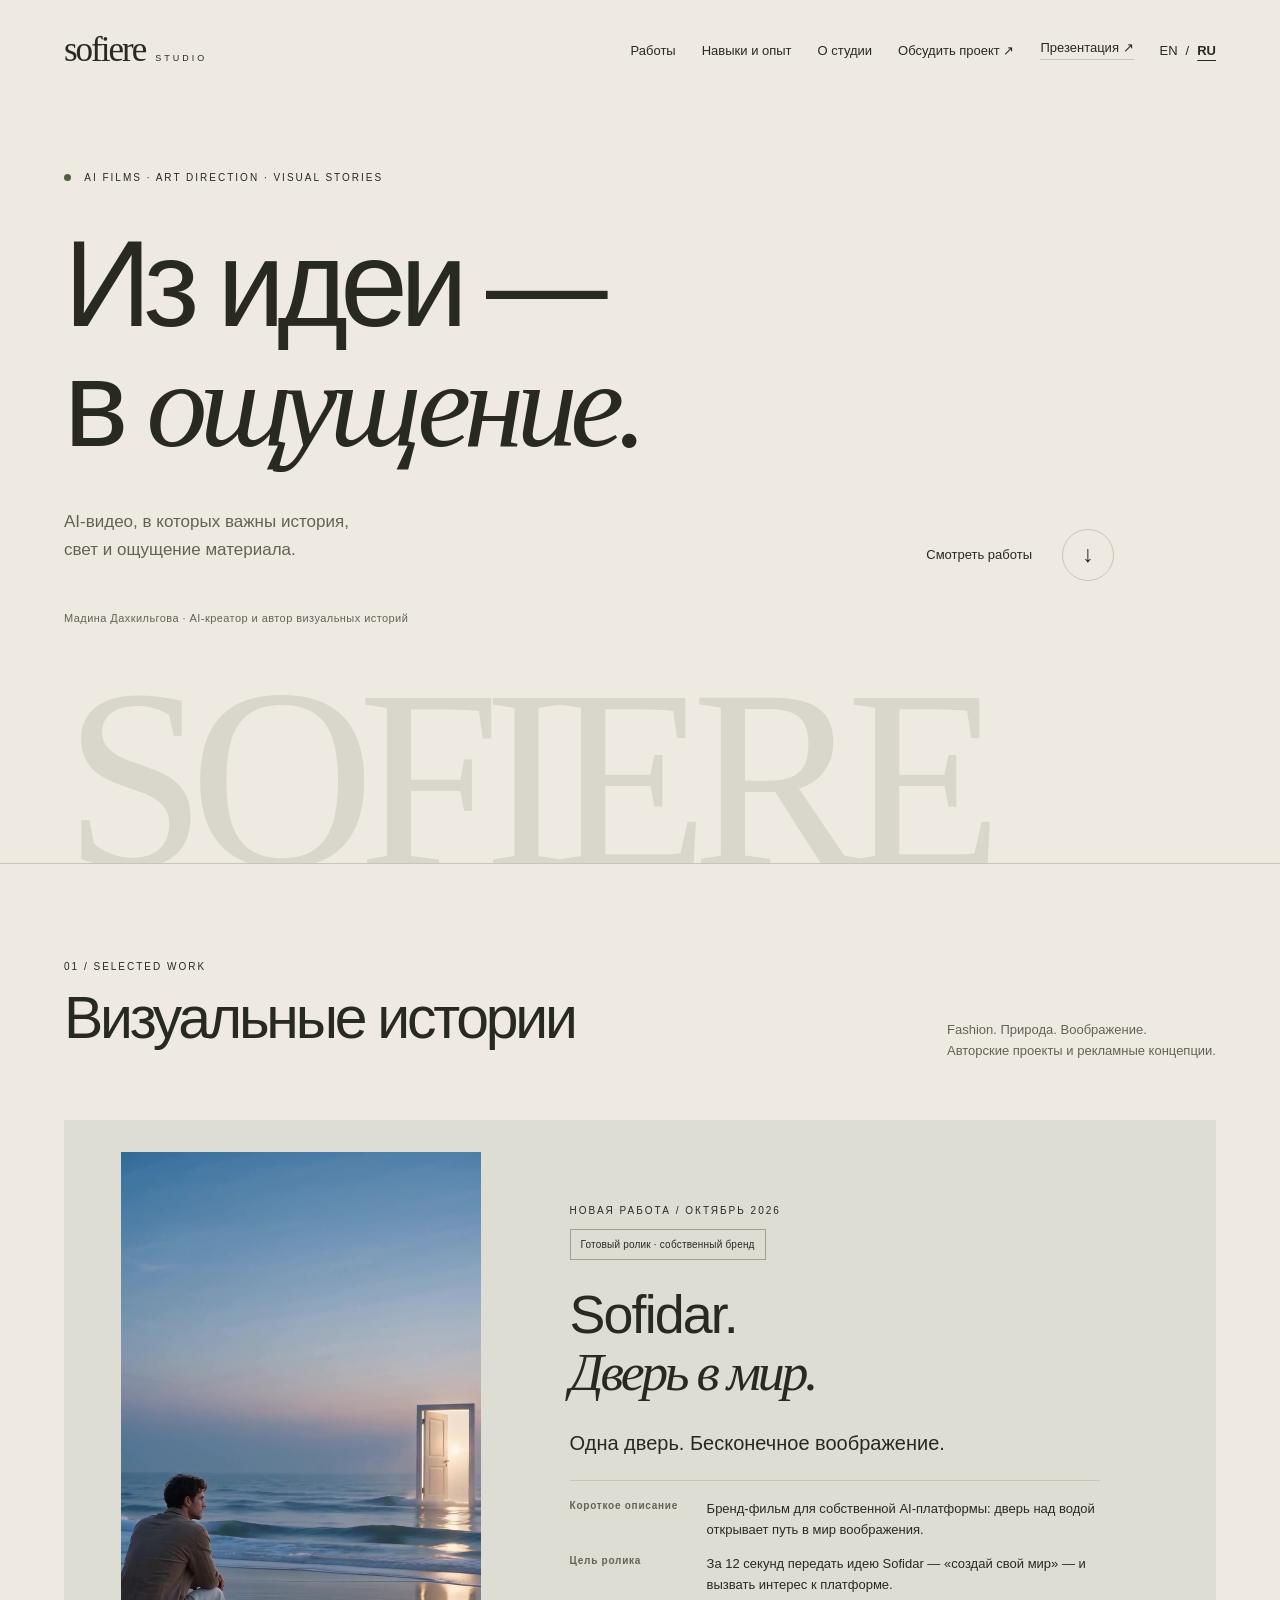
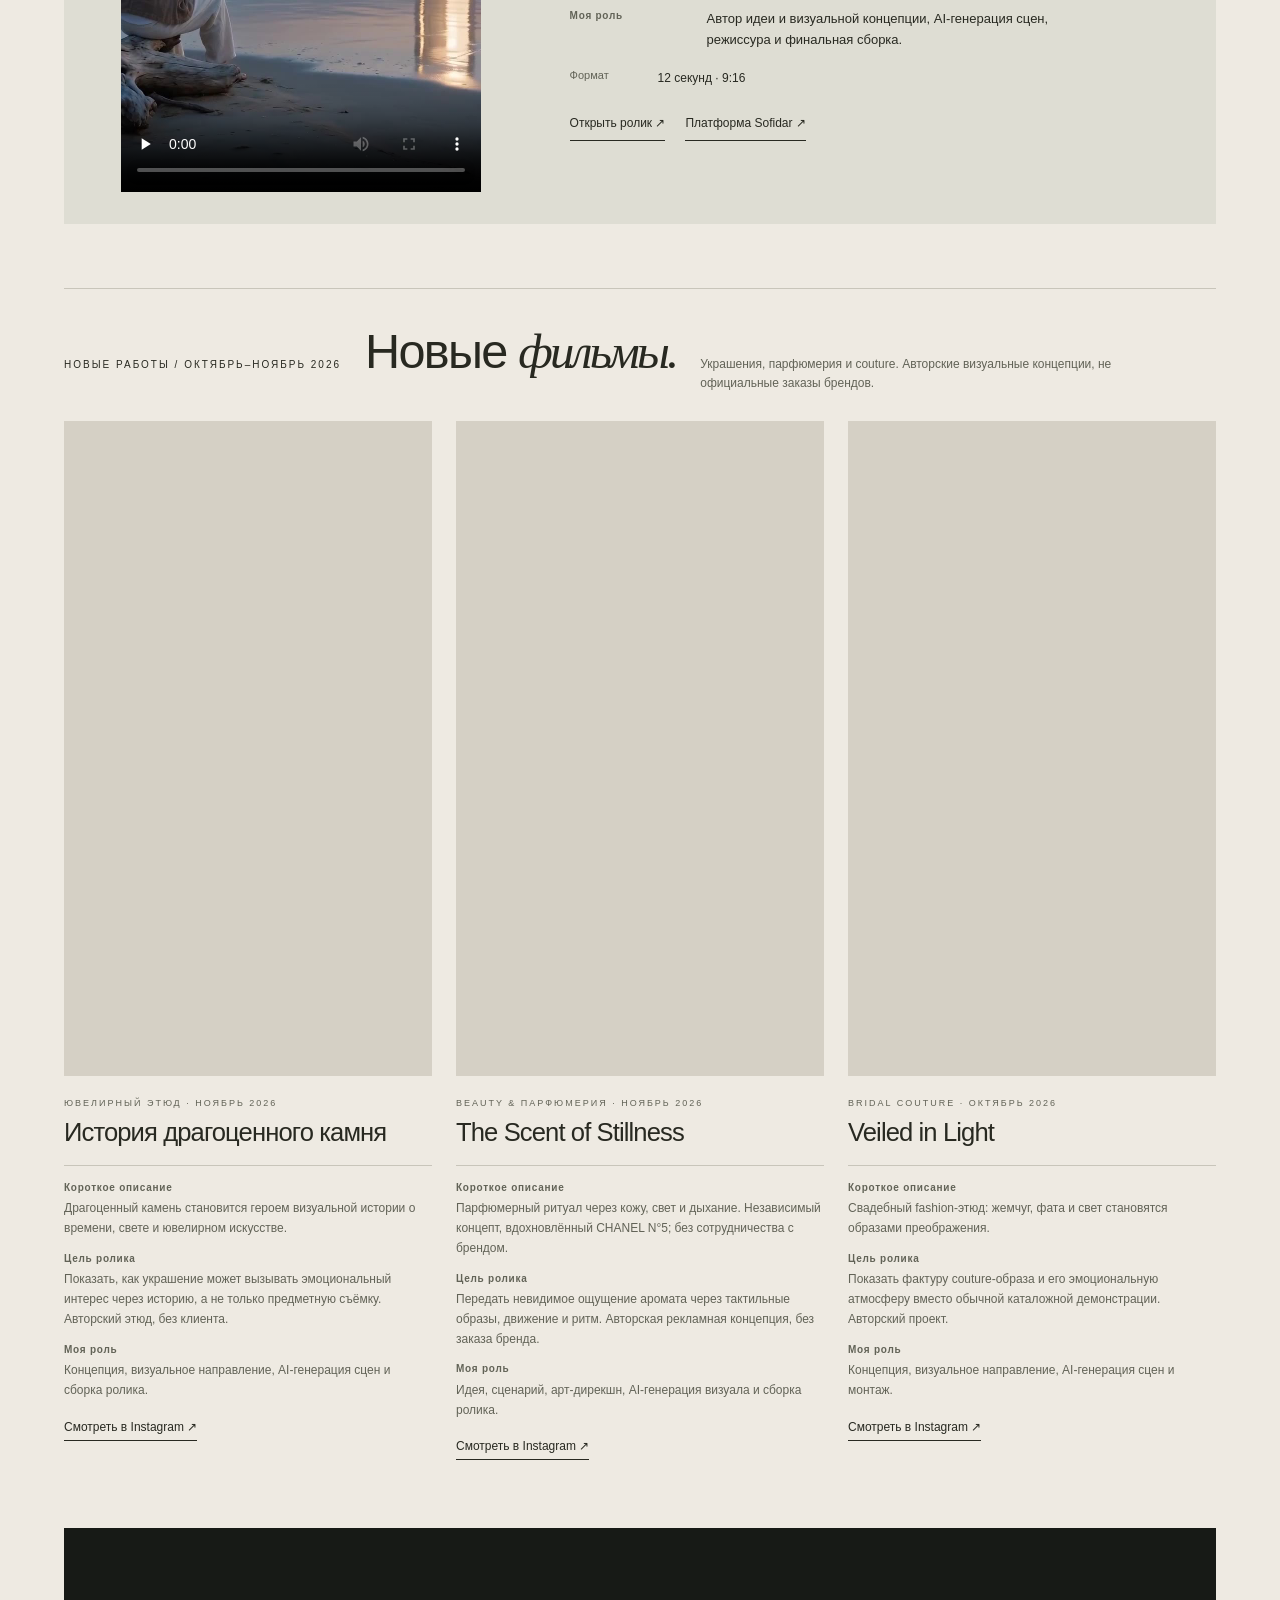
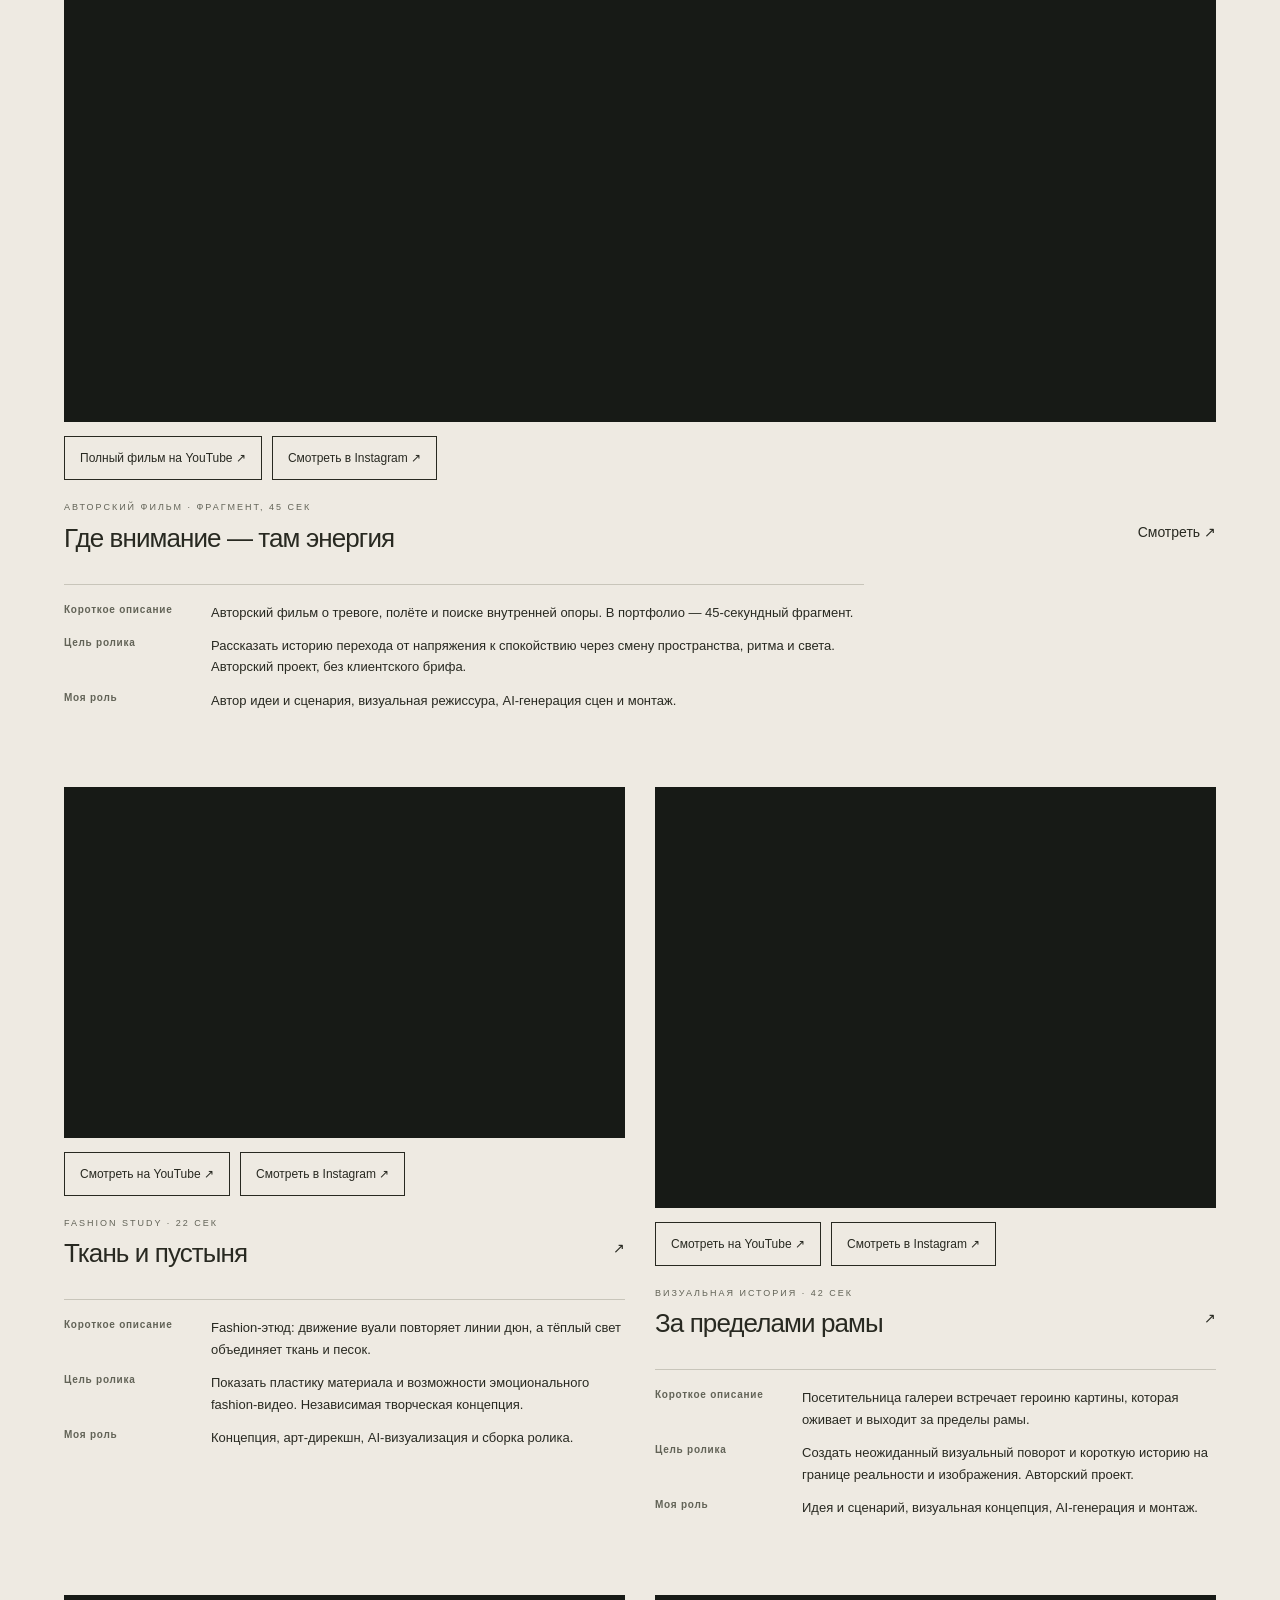
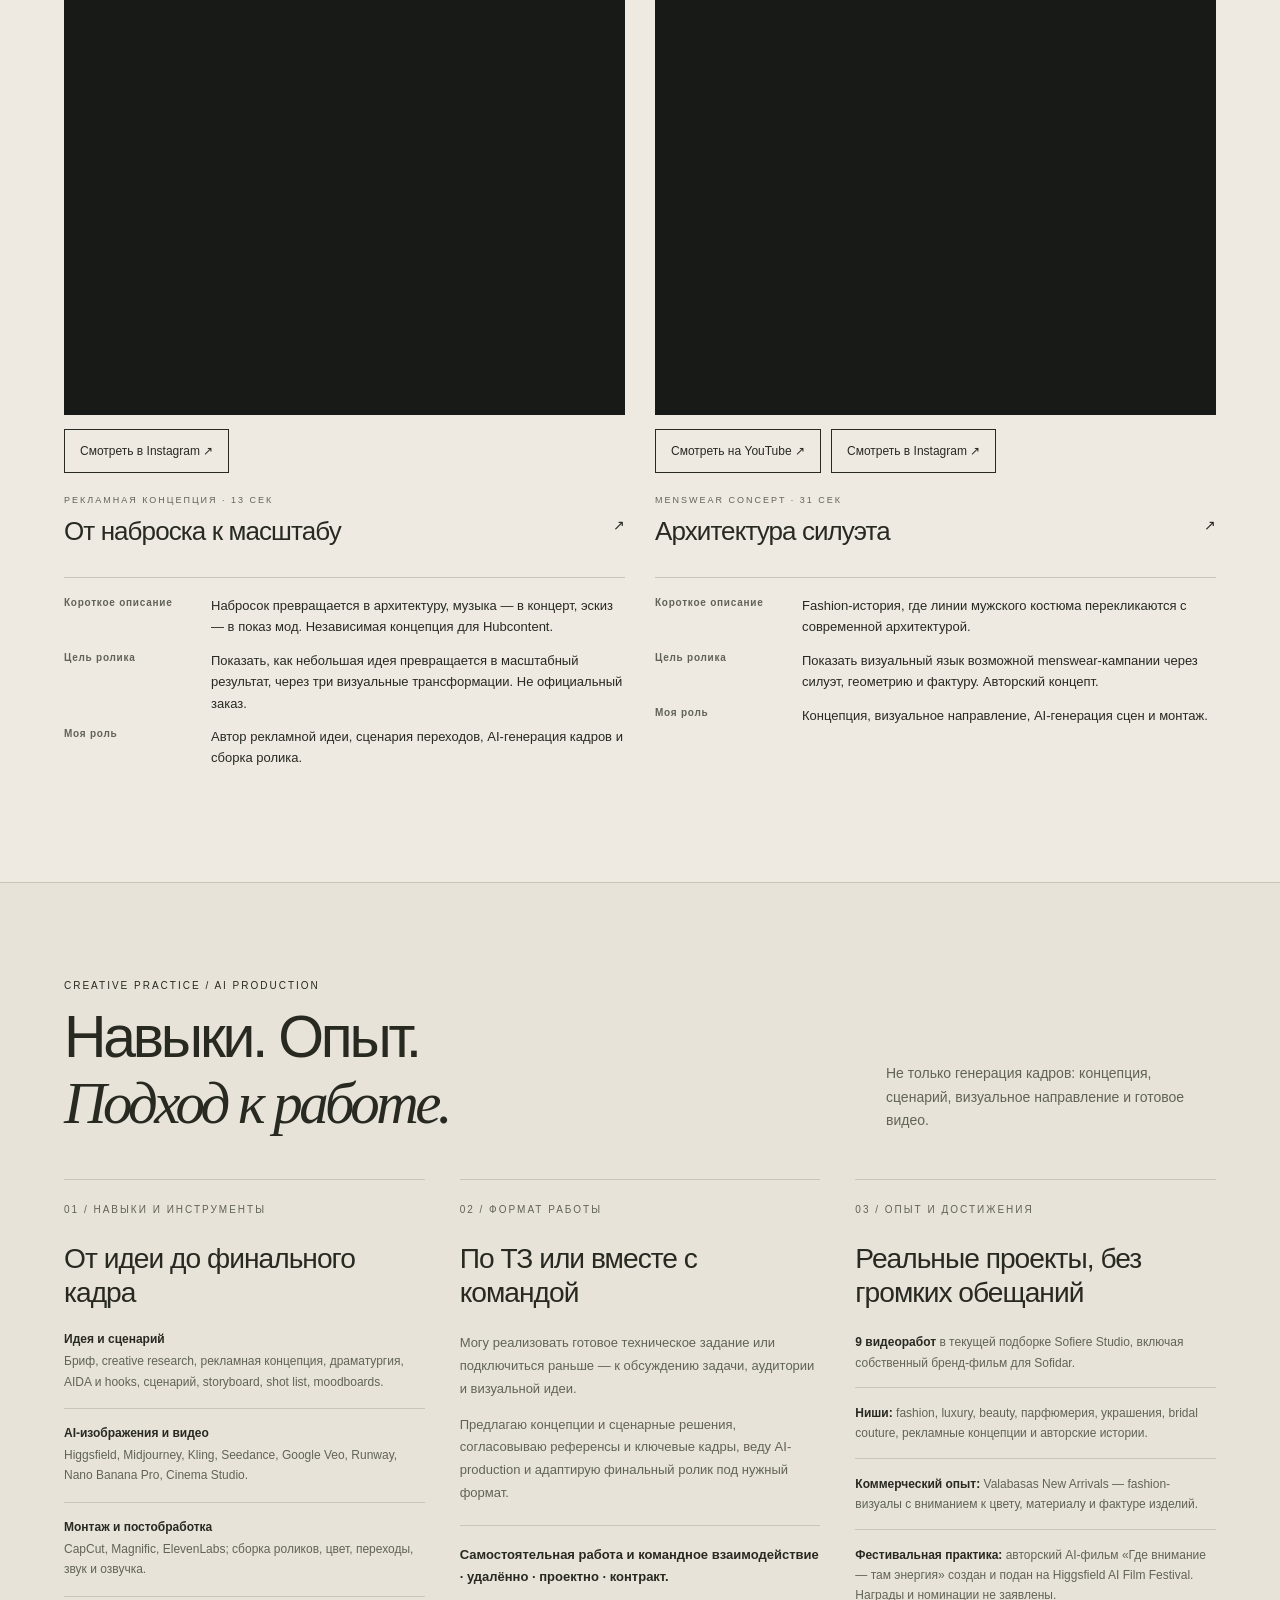
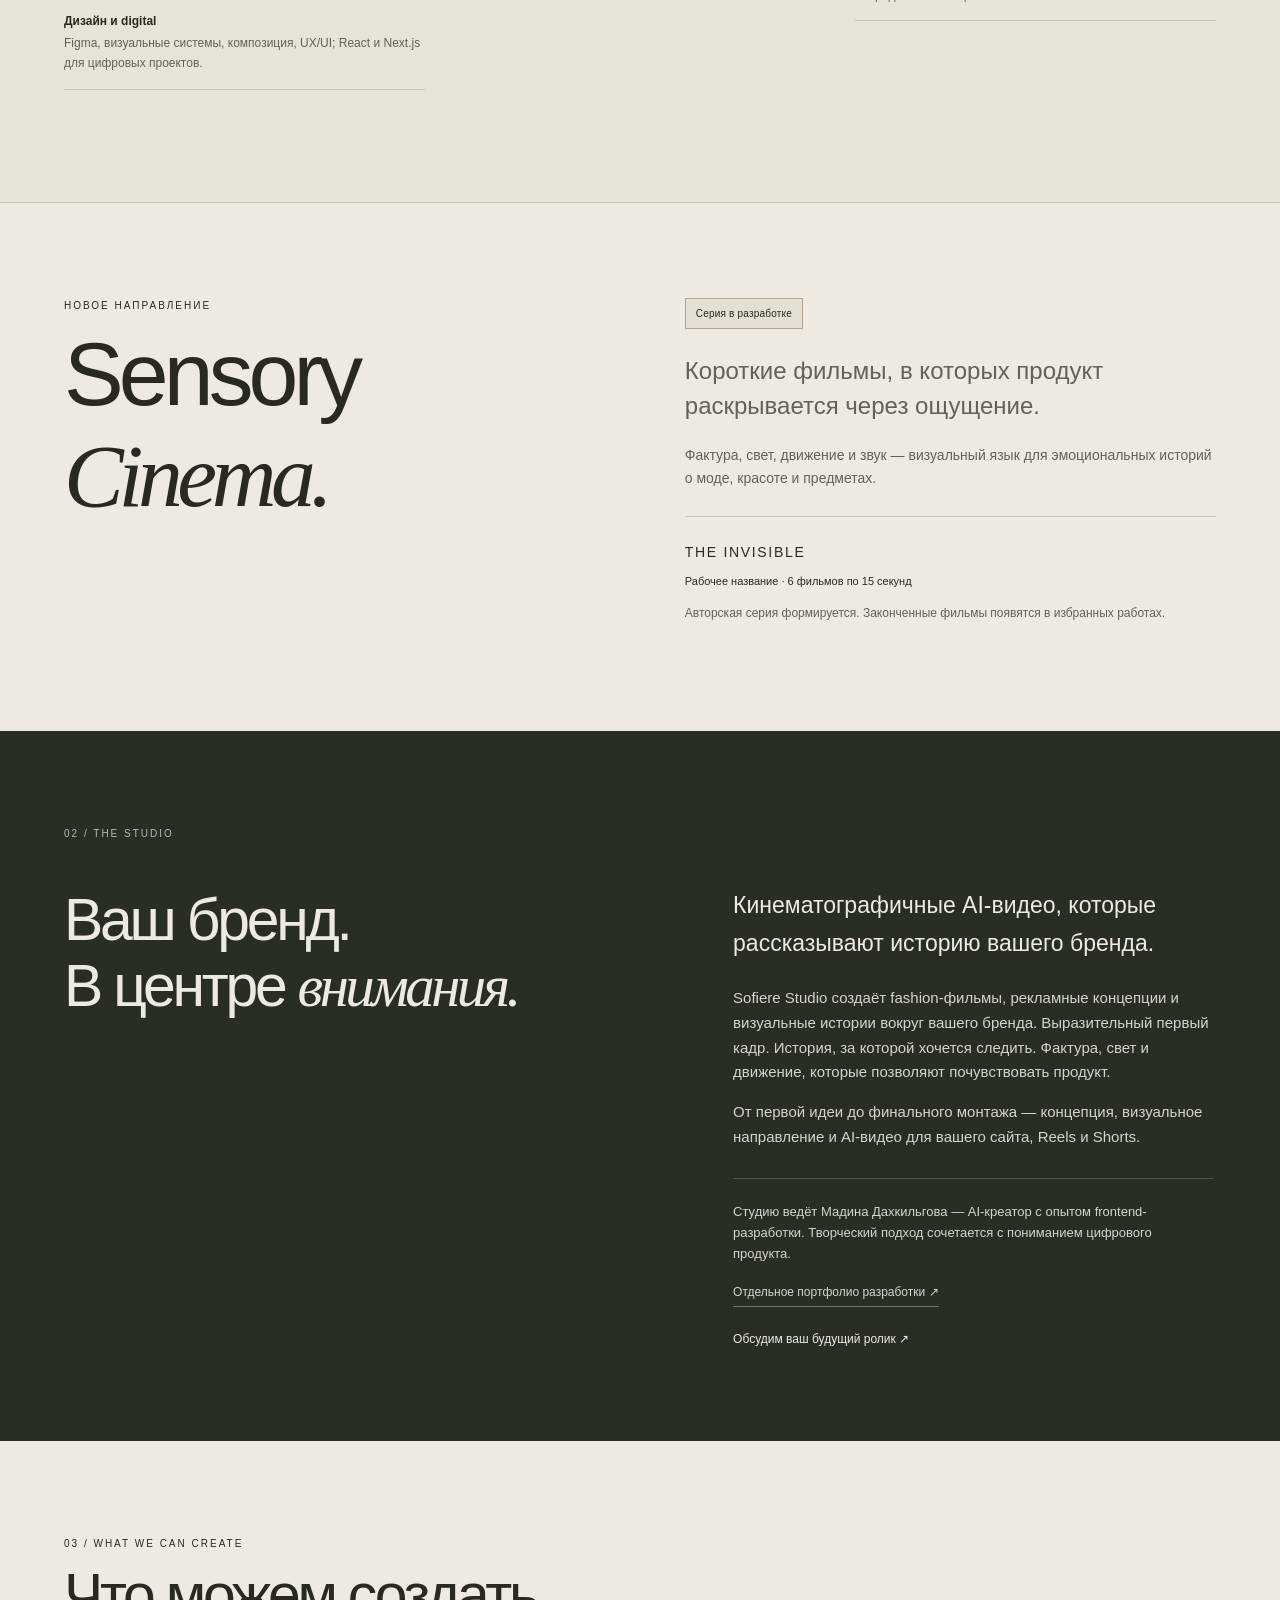
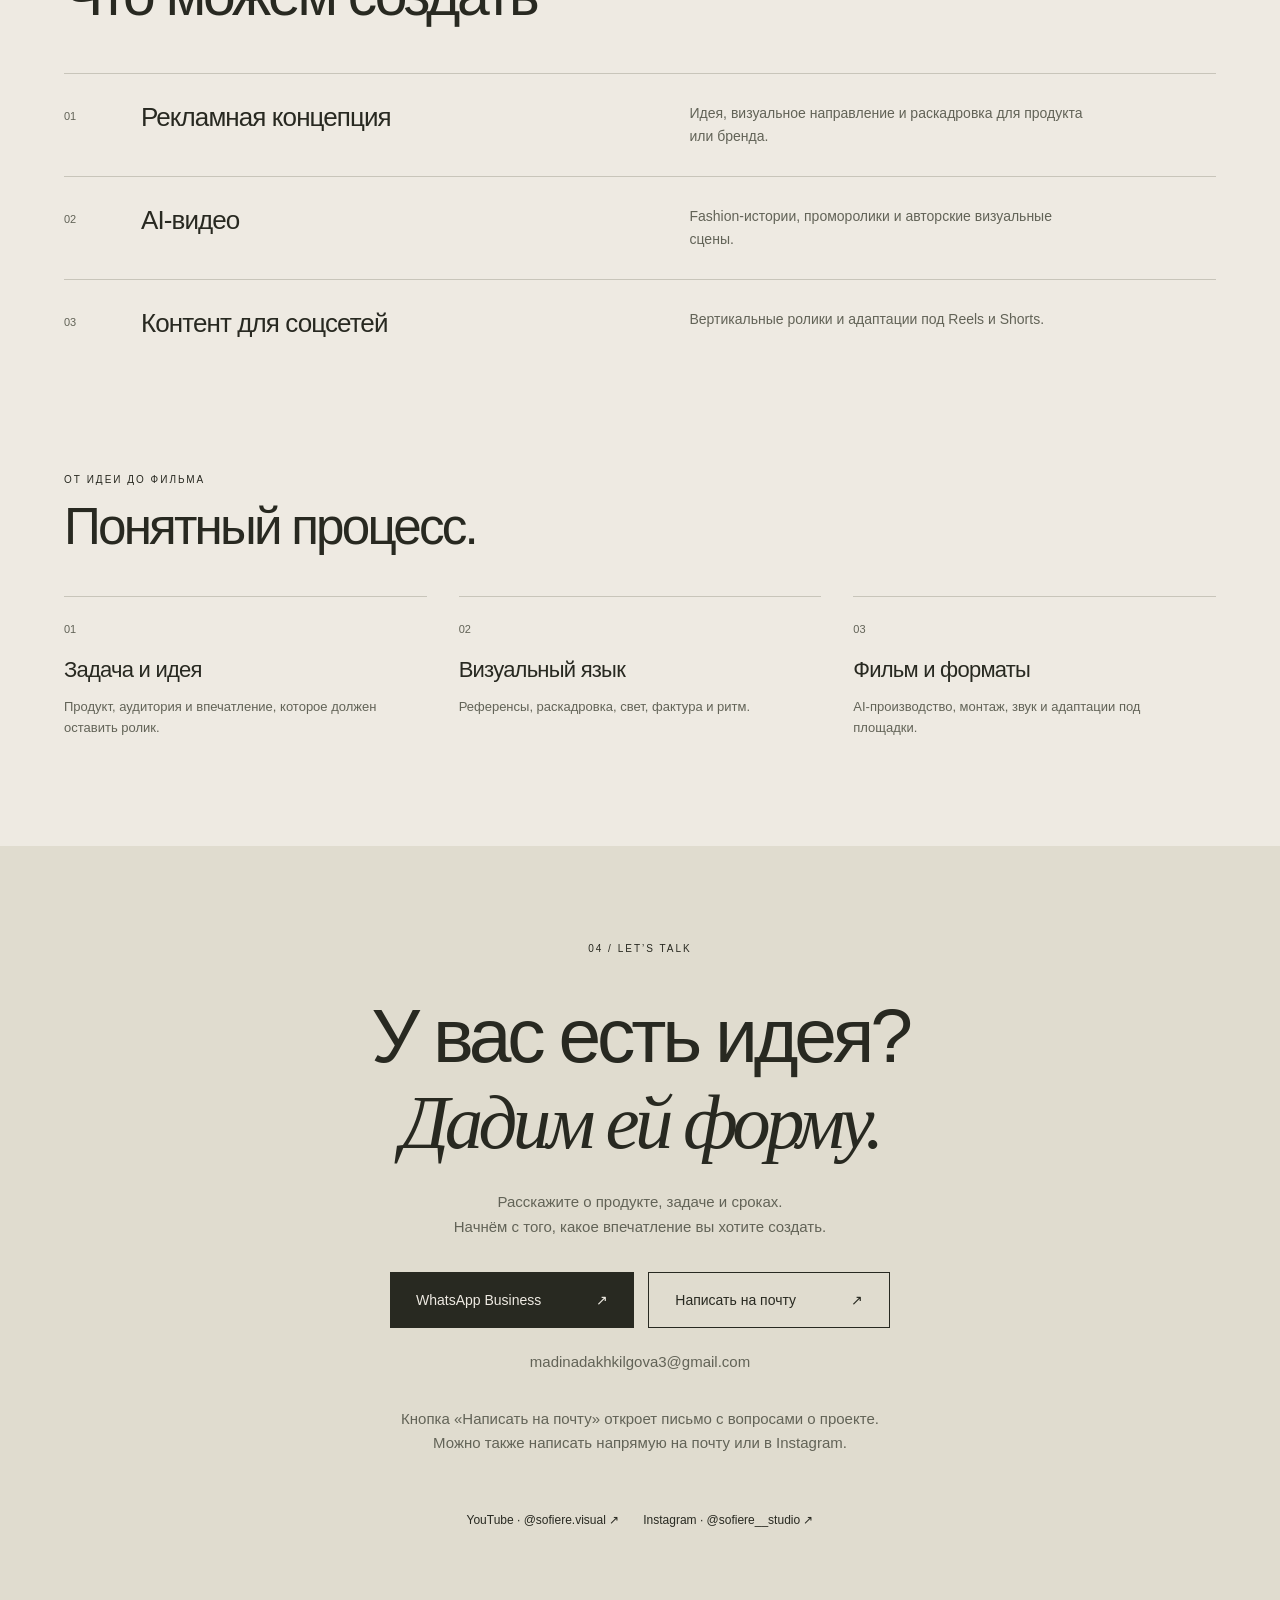
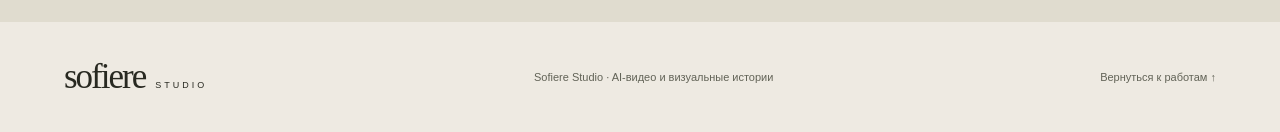
<file: ru.html>
<!doctype html>
<html lang="ru">
<head>
<meta charset="utf-8">
<meta name="viewport" content="width=device-width, initial-scale=1">
<link rel="canonical" href="https://madina-di.github.io/sofiere-studio/ru.html">
<meta property="og:type" content="website">
<meta property="og:locale" content="ru_RU">
<meta property="og:title" content="Sofiere Studio — AI films &amp; visual stories">
<meta property="og:description" content="Sofiere Studio — студия AI-видео и визуальных историй. Избранные работы и сотрудничество.">
<meta property="og:url" content="https://madina-di.github.io/sofiere-studio/ru.html">
<meta name="theme-color" content="#eeeae2">
<meta name="description" content="Sofiere Studio — студия AI-видео и визуальных историй. Fashion, рекламные концепции и авторское кино.">
<title>Sofiere Studio — AI films & visual stories</title>
<link rel="stylesheet" href="styles.css?v=20261107-skills">
<script src="site.js" defer></script>
<link rel="alternate" hreflang="en" href="https://madina-di.github.io/sofiere-studio/">
<link rel="alternate" hreflang="ru" href="https://madina-di.github.io/sofiere-studio/ru.html">
<link rel="alternate" hreflang="x-default" href="https://madina-di.github.io/sofiere-studio/">
</head>
<body>
<a class="skip" href="#work">Перейти к работам</a>
<header class="header">
<a class="brand" href="#" aria-label="Sofiere Studio — главная">sofiere<span>STUDIO</span></a>
<nav aria-label="Главная навигация"><a href="#work">Работы</a><a href="#credentials">Навыки и опыт</a><a href="#about">О студии</a><a href="#contact">Обсудить проект <span aria-hidden="true">↗</span></a><a class="nav-deck" href="https://drive.google.com/file/d/1M2yKuSpAmS8w-sIev-sqmCkpCgGjSl5T/view" target="_blank" rel="noopener noreferrer">Презентация ↗</a><span class="language-switch" role="group" aria-label="Язык"><a href="./" lang="en" hreflang="en">EN</a><span aria-hidden="true">/</span><a href="ru.html" lang="ru" hreflang="ru" aria-current="page">RU</a></span></nav>
</header>
<main>
<section class="hero" aria-labelledby="hero-title">
<div class="eyebrow"><span class="dot"></span> AI FILMS · ART DIRECTION · VISUAL STORIES</div>
<h1 id="hero-title">Из идеи —<br>в <em>ощущение.</em></h1>
<div class="hero-bottom"><p>AI-видео, в которых важны история,<br>свет и ощущение материала.</p><a class="round-link" href="#work">Смотреть работы <span aria-hidden="true">↓</span></a></div>
<p class="hero-signature">Мадина Дахкильгова · AI-креатор и автор визуальных историй</p>
<div class="hero-word" aria-hidden="true">SOFIERE</div>
</section>
<section class="work section" id="work" aria-labelledby="work-title">
<div class="section-head"><div><p class="eyebrow">01 / SELECTED WORK</p><h2 id="work-title">Визуальные истории</h2></div><p>Fashion. Природа. Воображение.<br>Авторские проекты и рекламные концепции.</p></div>
<article class="featured-film" aria-labelledby="sofidar-title">
<div class="featured-media"><video controls playsinline preload="none" poster="assets/sofidar-door.jpg" aria-label="Sofidar — Дверь в мир, бренд-фильм"><source src="media/sofidar-door.mp4" type="video/mp4"><a href="media/sofidar-door.mp4">Открыть видео</a></video></div>
<div class="featured-copy"><p class="eyebrow">НОВАЯ РАБОТА / ОКТЯБРЬ 2026</p><span class="project-status">Готовый ролик · собственный бренд</span><h3 id="sofidar-title">Sofidar.<br><em>Дверь в мир.</em></h3><p class="feature-intro">Одна дверь. Бесконечное воображение.</p><dl class="case-brief" aria-label="О проекте"><div><dt>Короткое описание</dt><dd>Бренд-фильм для собственной AI-платформы: дверь над водой открывает путь в мир воображения.</dd></div><div><dt>Цель ролика</dt><dd>За 12 секунд передать идею Sofidar — «создай свой мир» — и вызвать интерес к платформе.</dd></div><div><dt>Моя роль</dt><dd>Автор идеи и визуальной концепции, AI-генерация сцен, режиссура и финальная сборка.</dd></div></dl><dl class="film-facts"><div><dt>Формат</dt><dd>12 секунд · 9:16</dd></div></dl><div class="feature-links"><a href="media/sofidar-door.mp4" target="_blank" rel="noopener noreferrer">Открыть ролик ↗</a><a href="https://sofidar.com/" target="_blank" rel="noopener noreferrer">Платформа Sofidar ↗</a></div></div>
</article>
<section class="new-releases" aria-labelledby="new-films-title">
<div class="new-releases-head"><p class="eyebrow">НОВЫЕ РАБОТЫ / ОКТЯБРЬ–НОЯБРЬ 2026</p><h3 id="new-films-title">Новые <em>фильмы.</em></h3><p>Украшения, парфюмерия и couture. Авторские визуальные концепции, не официальные заказы брендов.</p></div>
<div class="new-releases-grid">
<article class="new-release">
<div class="reel-player"><iframe title="История драгоценного камня — AI-фильм в Instagram" data-src="https://www.instagram.com/reel/DfU1xyRR1XA/embed/" loading="lazy" allow="encrypted-media; fullscreen; picture-in-picture" allowfullscreen></iframe></div>
<p class="eyebrow">ЮВЕЛИРНЫЙ ЭТЮД · НОЯБРЬ 2026</p><h4>История драгоценного камня</h4>
<dl class="case-brief" aria-label="О проекте"><div><dt>Короткое описание</dt><dd>Драгоценный камень становится героем визуальной истории о времени, свете и ювелирном искусстве.</dd></div><div><dt>Цель ролика</dt><dd>Показать, как украшение может вызывать эмоциональный интерес через историю, а не только предметную съёмку. Авторский этюд, без клиента.</dd></div><div><dt>Моя роль</dt><dd>Концепция, визуальное направление, AI-генерация сцен и сборка ролика.</dd></div></dl>
<a href="https://www.instagram.com/sofiere__studio/reel/DfU1xyRR1XA/" target="_blank" rel="noopener noreferrer">Смотреть в Instagram ↗</a>
</article>
<article class="new-release">
<div class="reel-player"><iframe title="The Scent of Stillness — AI-фильм о парфюмерии в Instagram" data-src="https://www.instagram.com/reel/DfQQac2q9MK/embed/" loading="lazy" allow="encrypted-media; fullscreen; picture-in-picture" allowfullscreen></iframe></div>
<p class="eyebrow">BEAUTY & ПАРФЮМЕРИЯ · НОЯБРЬ 2026</p><h4>The Scent of Stillness</h4>
<dl class="case-brief" aria-label="О проекте"><div><dt>Короткое описание</dt><dd>Парфюмерный ритуал через кожу, свет и дыхание. Независимый концепт, вдохновлённый CHANEL N°5; без сотрудничества с брендом.</dd></div><div><dt>Цель ролика</dt><dd>Передать невидимое ощущение аромата через тактильные образы, движение и ритм. Авторская рекламная концепция, без заказа бренда.</dd></div><div><dt>Моя роль</dt><dd>Идея, сценарий, арт-дирекшн, AI-генерация визуала и сборка ролика.</dd></div></dl>
<a href="https://www.instagram.com/sofiere__studio/reel/DfQQac2q9MK/" target="_blank" rel="noopener noreferrer">Смотреть в Instagram ↗</a>
</article>
<article class="new-release">
<div class="reel-player"><iframe title="Veiled in Light — свадебный fashion-фильм в Instagram" data-src="https://www.instagram.com/reel/DewgbYTiM2l/embed/" loading="lazy" allow="encrypted-media; fullscreen; picture-in-picture" allowfullscreen></iframe></div>
<p class="eyebrow">BRIDAL COUTURE · ОКТЯБРЬ 2026</p><h4>Veiled in Light</h4>
<dl class="case-brief" aria-label="О проекте"><div><dt>Короткое описание</dt><dd>Свадебный fashion-этюд: жемчуг, фата и свет становятся образами преображения.</dd></div><div><dt>Цель ролика</dt><dd>Показать фактуру couture-образа и его эмоциональную атмосферу вместо обычной каталожной демонстрации. Авторский проект.</dd></div><div><dt>Моя роль</dt><dd>Концепция, визуальное направление, AI-генерация сцен и монтаж.</dd></div></dl>
<a href="https://www.instagram.com/sofiere__studio/reel/DewgbYTiM2l/" target="_blank" rel="noopener noreferrer">Смотреть в Instagram ↗</a>
</article>
</div></section>
<div class="projects">
<article class="project wide">
<div class="video-slot landscape"><iframe title="Где внимание — там энергия, фрагмент 45 секунд" data-src="https://drive.google.com/file/d/15fPdNDdxwolvnUrXeHEkKWXbFPYJ5zzj/preview" allow="fullscreen" allowfullscreen loading="lazy"></iframe></div>
<div class="project-platforms" role="group" aria-label="Смотреть на других площадках"><a href="https://www.youtube.com/watch?v=IntckfUGGGo" target="_blank" rel="noopener noreferrer">Полный фильм на YouTube ↗</a><a href="https://www.instagram.com/sofiere__studio/reel/DdEIgihjwY5/" target="_blank" rel="noopener noreferrer">Смотреть в Instagram ↗</a></div>
<div class="project-caption"><div><p class="eyebrow">АВТОРСКИЙ ФИЛЬМ · ФРАГМЕНТ, 45 СЕК</p><h3>Где внимание — там энергия</h3></div><a href="https://drive.google.com/file/d/15fPdNDdxwolvnUrXeHEkKWXbFPYJ5zzj/view" target="_blank" rel="noopener noreferrer" aria-label="Открыть фрагмент фильма на Google Drive">Смотреть ↗</a></div>
<dl class="case-brief" aria-label="О проекте"><div><dt>Короткое описание</dt><dd>Авторский фильм о тревоге, полёте и поиске внутренней опоры. В портфолио — 45-секундный фрагмент.</dd></div><div><dt>Цель ролика</dt><dd>Рассказать историю перехода от напряжения к спокойствию через смену пространства, ритма и света. Авторский проект, без клиентского брифа.</dd></div><div><dt>Моя роль</dt><dd>Автор идеи и сценария, визуальная режиссура, AI-генерация сцен и монтаж.</dd></div></dl>
</article>
<article class="project">
<div class="video-slot"><iframe title="Fashion-этюд: ткань и пустыня" data-src="https://drive.google.com/file/d/1fPMsKR6on-44z8-wyhAOx32XDNRIeHeQ/preview" allow="fullscreen" allowfullscreen loading="lazy"></iframe></div>
<div class="project-platforms" role="group" aria-label="Смотреть на других площадках"><a href="https://www.youtube.com/watch?v=qcchLglYKRw" target="_blank" rel="noopener noreferrer">Смотреть на YouTube ↗</a><a href="https://www.instagram.com/sofiere__studio/reel/Dc65XLCDISu/" target="_blank" rel="noopener noreferrer">Смотреть в Instagram ↗</a></div>
<div class="project-caption"><div><p class="eyebrow">FASHION STUDY · 22 СЕК</p><h3>Ткань и пустыня</h3></div><a href="https://drive.google.com/file/d/1fPMsKR6on-44z8-wyhAOx32XDNRIeHeQ/view" target="_blank" rel="noopener noreferrer" aria-label="Открыть видео Ткань и пустыня">↗</a></div>
<dl class="case-brief" aria-label="О проекте"><div><dt>Короткое описание</dt><dd>Fashion-этюд: движение вуали повторяет линии дюн, а тёплый свет объединяет ткань и песок.</dd></div><div><dt>Цель ролика</dt><dd>Показать пластику материала и возможности эмоционального fashion-видео. Независимая творческая концепция.</dd></div><div><dt>Моя роль</dt><dd>Концепция, арт-дирекшн, AI-визуализация и сборка ролика.</dd></div></dl>
</article>
<article class="project">
<div class="video-slot portrait"><iframe title="Ожившая картина — AI-видео" data-src="https://drive.google.com/file/d/10AS1gJlYO1U7UvFhtcoIw3cdFSu8tVRE/preview" allow="fullscreen" allowfullscreen loading="lazy"></iframe></div>
<div class="project-platforms" role="group" aria-label="Смотреть на других площадках"><a href="https://www.youtube.com/shorts/wA9WdgPeDB8" target="_blank" rel="noopener noreferrer">Смотреть на YouTube ↗</a><a href="https://www.instagram.com/sofiere__studio/reel/DdEH7QHDjPo/" target="_blank" rel="noopener noreferrer">Смотреть в Instagram ↗</a></div>
<div class="project-caption"><div><p class="eyebrow">ВИЗУАЛЬНАЯ ИСТОРИЯ · 42 СЕК</p><h3>За пределами рамы</h3></div><a href="https://drive.google.com/file/d/10AS1gJlYO1U7UvFhtcoIw3cdFSu8tVRE/view" target="_blank" rel="noopener noreferrer" aria-label="Открыть видео За пределами рамы">↗</a></div>
<dl class="case-brief" aria-label="О проекте"><div><dt>Короткое описание</dt><dd>Посетительница галереи встречает героиню картины, которая оживает и выходит за пределы рамы.</dd></div><div><dt>Цель ролика</dt><dd>Создать неожиданный визуальный поворот и короткую историю на границе реальности и изображения. Авторский проект.</dd></div><div><dt>Моя роль</dt><dd>Идея и сценарий, визуальная концепция, AI-генерация и монтаж.</dd></div></dl>
</article>
<article class="project">
<div class="video-slot portrait"><iframe title="Hubcontent — рекламная концепция" data-src="https://drive.google.com/file/d/1nT2u2JN3-0KtV6RDVpkmLxIn1CIQg9J0/preview" allow="fullscreen" allowfullscreen loading="lazy"></iframe></div>
<div class="project-platforms" role="group" aria-label="Смотреть на других площадках"><a href="https://www.instagram.com/sofiere__studio/reel/Dcs50cxDqGP/" target="_blank" rel="noopener noreferrer">Смотреть в Instagram ↗</a></div>
<div class="project-caption"><div><p class="eyebrow">РЕКЛАМНАЯ КОНЦЕПЦИЯ · 13 СЕК</p><h3>От наброска к масштабу</h3></div><a href="https://drive.google.com/file/d/1nT2u2JN3-0KtV6RDVpkmLxIn1CIQg9J0/view" target="_blank" rel="noopener noreferrer" aria-label="Открыть рекламную концепцию Hubcontent">↗</a></div>
<dl class="case-brief" aria-label="О проекте"><div><dt>Короткое описание</dt><dd>Набросок превращается в архитектуру, музыка — в концерт, эскиз — в показ мод. Независимая концепция для Hubcontent.</dd></div><div><dt>Цель ролика</dt><dd>Показать, как небольшая идея превращается в масштабный результат, через три визуальные трансформации. Не официальный заказ.</dd></div><div><dt>Моя роль</dt><dd>Автор рекламной идеи, сценария переходов, AI-генерация кадров и сборка ролика.</dd></div></dl>
</article>
<article class="project">
<div class="video-slot portrait"><iframe title="Архитектура силуэта — мужская мода" data-src="https://drive.google.com/file/d/1wmrqRmByXNF43Utq-34x4s-r09GsbmQm/preview" allow="fullscreen" allowfullscreen loading="lazy"></iframe></div>
<div class="project-platforms" role="group" aria-label="Смотреть на других площадках"><a href="https://www.youtube.com/shorts/td2xYuUc9Qc" target="_blank" rel="noopener noreferrer">Смотреть на YouTube ↗</a><a href="https://www.instagram.com/sofiere__studio/reel/DcmJVKAE9HO/" target="_blank" rel="noopener noreferrer">Смотреть в Instagram ↗</a></div>
<div class="project-caption"><div><p class="eyebrow">MENSWEAR CONCEPT · 31 СЕК</p><h3>Архитектура силуэта</h3></div><a href="https://drive.google.com/file/d/1wmrqRmByXNF43Utq-34x4s-r09GsbmQm/view" target="_blank" rel="noopener noreferrer" aria-label="Открыть видео Архитектура силуэта">↗</a></div>
<dl class="case-brief" aria-label="О проекте"><div><dt>Короткое описание</dt><dd>Fashion-история, где линии мужского костюма перекликаются с современной архитектурой.</dd></div><div><dt>Цель ролика</dt><dd>Показать визуальный язык возможной menswear-кампании через силуэт, геометрию и фактуру. Авторский концепт.</dd></div><div><dt>Моя роль</dt><dd>Концепция, визуальное направление, AI-генерация сцен и монтаж.</dd></div></dl>
</article>
</div>
<noscript><p>Для встроенных плееров включите JavaScript. Ссылки «Смотреть» открывают видео отдельно.</p></noscript>
</section>
<section class="credentials section" id="credentials" aria-labelledby="credentials-title">
<div class="credentials-heading"><div><p class="eyebrow">CREATIVE PRACTICE / AI PRODUCTION</p><h2 id="credentials-title">Навыки. Опыт.<br><em>Подход к работе.</em></h2></div><p>Не только генерация кадров: концепция, сценарий, визуальное направление и готовое видео.</p></div>
<div class="credentials-grid">
<div class="credential-column"><p class="eyebrow">01 / НАВЫКИ И ИНСТРУМЕНТЫ</p><h3>От идеи до финального кадра</h3>
<dl class="credential-facts">
<div><dt>Идея и сценарий</dt><dd>Бриф, creative research, рекламная концепция, драматургия, AIDA и hooks, сценарий, storyboard, shot list, moodboards.</dd></div>
<div><dt>AI-изображения и видео</dt><dd>Higgsfield, Midjourney, Kling, Seedance, Google Veo, Runway, Nano Banana Pro, Cinema Studio.</dd></div>
<div><dt>Монтаж и постобработка</dt><dd>CapCut, Magnific, ElevenLabs; сборка роликов, цвет, переходы, звук и озвучка.</dd></div>
<div><dt>Дизайн и digital</dt><dd>Figma, визуальные системы, композиция, UX/UI; React и Next.js для цифровых проектов.</dd></div>
</dl></div>
<div class="credential-column"><p class="eyebrow">02 / ФОРМАТ РАБОТЫ</p><h3>По ТЗ или вместе с командой</h3>
<p>Могу реализовать готовое техническое задание или подключиться раньше — к обсуждению задачи, аудитории и визуальной идеи.</p>
<p>Предлагаю концепции и сценарные решения, согласовываю референсы и ключевые кадры, веду AI-production и адаптирую финальный ролик под нужный формат.</p>
<p class="credential-emphasis">Самостоятельная работа и командное взаимодействие · удалённо · проектно · контракт.</p></div>
<div class="credential-column"><p class="eyebrow">03 / ОПЫТ И ДОСТИЖЕНИЯ</p><h3>Реальные проекты, без громких обещаний</h3>
<ul class="credential-list">
<li><strong>9 видеоработ</strong> в текущей подборке Sofiere Studio, включая собственный бренд-фильм для Sofidar.</li>
<li><strong>Ниши:</strong> fashion, luxury, beauty, парфюмерия, украшения, bridal couture, рекламные концепции и авторские истории.</li>
<li><strong>Коммерческий опыт:</strong> Valabasas New Arrivals — fashion-визуалы с вниманием к цвету, материалу и фактуре изделий.</li>
<li><strong>Фестивальная практика:</strong> авторский AI-фильм «Где внимание — там энергия» создан и подан на Higgsfield AI Film Festival. Награды и номинации не заявлены.</li>
</ul></div>
</div></section>
<section class="direction section" id="direction" aria-labelledby="direction-title"><div><p class="eyebrow">НОВОЕ НАПРАВЛЕНИЕ</p><h2 id="direction-title">Sensory<br><em>Cinema.</em></h2></div><div class="direction-copy"><span class="project-status status-progress">Серия в разработке</span><p class="large">Короткие фильмы, в которых продукт раскрывается через ощущение.</p><p>Фактура, свет, движение и звук — визуальный язык для эмоциональных историй о моде, красоте и предметах.</p><p class="direction-collection">THE INVISIBLE <span>Рабочее название · 6 фильмов по 15 секунд</span></p><p class="direction-note">Авторская серия формируется. Законченные фильмы появятся в избранных работах.</p></div></section>
<section class="about section" id="about" aria-labelledby="about-title">
<p class="eyebrow">02 / THE STUDIO</p>
<div class="about-grid"><h2 id="about-title">Ваш бренд.<br>В центре <em>внимания.</em></h2><div><p class="large">Кинематографичные AI-видео, которые рассказывают историю вашего бренда.</p><p>Sofiere Studio создаёт fashion-фильмы, рекламные концепции и визуальные истории вокруг вашего бренда. Выразительный первый кадр. История, за которой хочется следить. Фактура, свет и движение, которые позволяют почувствовать продукт.</p><p>От первой идеи до финального монтажа — концепция, визуальное направление и AI-видео для вашего сайта, Reels и Shorts.</p><p class="founder">Студию ведёт Мадина Дахкильгова — AI-креатор с опытом frontend-разработки. Творческий подход сочетается с пониманием цифрового продукта.</p><a class="developer-link" href="https://madina-portfolio-sage.vercel.app/" target="_blank" rel="noopener noreferrer">Отдельное портфолио разработки ↗</a><a class="social" href="#contact">Обсудим ваш будущий ролик <span aria-hidden="true">↗</span></a></div></div>
</section>
<section class="services section" aria-labelledby="services-title"><p class="eyebrow">03 / WHAT WE CAN CREATE</p><h2 id="services-title">Что можем создать</h2>
<div class="service"><span>01</span><h3>Рекламная концепция</h3><p>Идея, визуальное направление и раскадровка для продукта или бренда.</p></div>
<div class="service"><span>02</span><h3>AI-видео</h3><p>Fashion-истории, проморолики и авторские визуальные сцены.</p></div>
<div class="service"><span>03</span><h3>Контент для соцсетей</h3><p>Вертикальные ролики и адаптации под Reels и Shorts.</p></div>
</section>
<section class="process section" aria-labelledby="process-title"><p class="eyebrow">ОТ ИДЕИ ДО ФИЛЬМА</p><h2 id="process-title">Понятный процесс.</h2><ol><li><span>01</span><h3>Задача и идея</h3><p>Продукт, аудитория и впечатление, которое должен оставить ролик.</p></li><li><span>02</span><h3>Визуальный язык</h3><p>Референсы, раскадровка, свет, фактура и ритм.</p></li><li><span>03</span><h3>Фильм и форматы</h3><p>AI-производство, монтаж, звук и адаптации под площадки.</p></li></ol></section>
<section class="contact section" id="contact" aria-labelledby="contact-title"><p class="eyebrow">04 / LET’S TALK</p><h2 id="contact-title">У вас есть идея?<br><em>Дадим ей форму.</em></h2><p>Расскажите о продукте, задаче и сроках.<br>Начнём с того, какое впечатление вы хотите создать.</p><div class="contact-actions"><a class="button" href="https://wa.me/19162250794?text=%D0%97%D0%B4%D1%80%D0%B0%D0%B2%D1%81%D1%82%D0%B2%D1%83%D0%B9%D1%82%D0%B5%2C%20%D0%9C%D0%B0%D0%B4%D0%B8%D0%BD%D0%B0!%20%D0%A5%D0%BE%D1%87%D1%83%20%D0%BE%D0%B1%D1%81%D1%83%D0%B4%D0%B8%D1%82%D1%8C%20%D1%81%D0%BE%D0%B7%D0%B4%D0%B0%D0%BD%D0%B8%D0%B5%20%D0%B2%D0%B8%D0%B7%D1%83%D0%B0%D0%BB%D1%8C%D0%BD%D0%BE%D0%B3%D0%BE%20%D0%BA%D0%BE%D0%BD%D1%82%D0%B5%D0%BD%D1%82%D0%B0%20%D0%B4%D0%BB%D1%8F%20%D0%BF%D1%80%D0%BE%D0%B4%D0%B2%D0%B8%D0%B6%D0%B5%D0%BD%D0%B8%D1%8F%20%D0%B1%D1%80%D0%B5%D0%BD%D0%B4%D0%B0%20%E2%80%94%20%D1%80%D0%B5%D0%BA%D0%BB%D0%B0%D0%BC%D0%BD%D1%8B%D1%85%20%D0%B8%D0%B7%D0%BE%D0%B1%D1%80%D0%B0%D0%B6%D0%B5%D0%BD%D0%B8%D0%B9%20%D0%B8%20%D0%B2%D0%B8%D0%B4%D0%B5%D0%BE%20%D1%81%20%D0%B8%D1%81%D0%BF%D0%BE%D0%BB%D1%8C%D0%B7%D0%BE%D0%B2%D0%B0%D0%BD%D0%B8%D0%B5%D0%BC%20AI." target="_blank" rel="noopener noreferrer">WhatsApp Business <span aria-hidden="true">↗</span></a><a class="button email-button" href="mailto:madinadakhkilgova3@gmail.com?subject=%D0%9F%D1%80%D0%BE%D0%B5%D0%BA%D1%82%20%D0%B4%D0%BB%D1%8F%20Sofiere%20Studio&amp;body=%D0%97%D0%B4%D1%80%D0%B0%D0%B2%D1%81%D1%82%D0%B2%D1%83%D0%B9%D1%82%D0%B5%2C%20%D0%9C%D0%B0%D0%B4%D0%B8%D0%BD%D0%B0!%0A%0A%D0%9E%20%D0%B1%D1%80%D0%B5%D0%BD%D0%B4%D0%B5%20%2F%20%D0%BF%D1%80%D0%BE%D0%B4%D1%83%D0%BA%D1%82%D0%B5%3A%0A%D0%97%D0%B0%D0%B4%D0%B0%D1%87%D0%B0%20%D0%B2%D0%B8%D0%B4%D0%B5%D0%BE%3A%0A%D0%93%D0%B4%D0%B5%20%D0%B1%D1%83%D0%B4%D0%B5%D0%BC%20%D1%80%D0%B0%D0%B7%D0%BC%D0%B5%D1%89%D0%B0%D1%82%D1%8C%3A%0A%D0%96%D0%B5%D0%BB%D0%B0%D0%B5%D0%BC%D0%B0%D1%8F%20%D0%B4%D0%BB%D0%B8%D1%82%D0%B5%D0%BB%D1%8C%D0%BD%D0%BE%D1%81%D1%82%D1%8C%20%D0%B8%20%D1%84%D0%BE%D1%80%D0%BC%D0%B0%D1%82%3A%0A%D0%A1%D1%80%D0%BE%D0%BA%D0%B8%3A%0A%D0%9E%D1%80%D0%B8%D0%B5%D0%BD%D1%82%D0%B8%D1%80%20%D0%B1%D1%8E%D0%B4%D0%B6%D0%B5%D1%82%D0%B0%3A%0A%D0%A0%D0%B5%D1%84%D0%B5%D1%80%D0%B5%D0%BD%D1%81%D1%8B%20(%D0%B5%D1%81%D0%BB%D0%B8%20%D0%B5%D1%81%D1%82%D1%8C)%3A%0A%0A%D0%9C%D0%BE%D1%91%20%D0%B8%D0%BC%D1%8F%20%D0%B8%20%D1%83%D0%B4%D0%BE%D0%B1%D0%BD%D1%8B%D0%B9%20%D1%81%D0%BF%D0%BE%D1%81%D0%BE%D0%B1%20%D1%81%D0%B2%D1%8F%D0%B7%D0%B8%3A%0A">Написать на почту <span aria-hidden="true">↗</span></a></div><p class="contact-email"><a href="mailto:madinadakhkilgova3@gmail.com">madinadakhkilgova3@gmail.com</a></p><p class="contact-hint">Кнопка «Написать на почту» откроет письмо с вопросами о проекте.<br>Можно также написать напрямую на почту или в Instagram.</p><div class="contact-socials" role="group" aria-label="Социальные сети Sofiere Studio" style="display:flex;justify-content:center;gap:24px;flex-wrap:wrap"><a class="social" href="https://www.youtube.com/@sofiere.visual" target="_blank" rel="noopener noreferrer" aria-label="YouTube Sofiere Studio — откроется в новой вкладке">YouTube · @sofiere.visual ↗</a><a class="social" href="https://www.instagram.com/sofiere__studio/" target="_blank" rel="noopener noreferrer" aria-label="Instagram Sofiere Studio — откроется в новой вкладке">Instagram · @sofiere__studio ↗</a></div></section>
</main><footer><a class="brand" href="#">sofiere<span>STUDIO</span></a><p>Sofiere Studio · AI-видео и визуальные истории</p><a href="#work">Вернуться к работам ↑</a></footer>
</body></html>
</file>
<file: styles.css>
:root{--paper:#eeeae2;--ink:#282921;--muted:#626357;--line:#c8c5ba;--accent:#525e43}*{box-sizing:border-box}html{scroll-behavior:smooth;scroll-padding-top:30px}body{margin:0;background:var(--paper);color:var(--ink);font-family:Arial,Helvetica,sans-serif;-webkit-font-smoothing:antialiased}a{color:inherit;text-decoration:none}a:hover{text-decoration:underline;text-underline-offset:5px}a:focus-visible{outline:3px solid var(--accent);outline-offset:6px}.skip{position:absolute;left:20px;top:-80px;background:var(--paper);padding:16px;z-index:10}.skip:focus{top:10px}.header,footer{display:flex;align-items:center;justify-content:space-between;padding:30px 5vw;gap:30px}.brand{display:inline-flex;align-items:baseline;gap:10px;font-family:Georgia,serif;font-size:35px;letter-spacing:-2px}.brand span{font-family:Arial,sans-serif;font-size:9px;letter-spacing:3px}nav{display:flex;gap:32px;font-size:13px}.hero{padding:70px 5vw 0;overflow:hidden;border-bottom:1px solid var(--line)}.eyebrow{font-size:10px;line-height:1.6;letter-spacing:2px;font-weight:500}.dot{display:inline-block;width:7px;height:7px;border-radius:50%;background:var(--accent);margin-right:9px}h1,h2,h3,p{margin-top:0}h1{font-weight:400;font-size:clamp(64px,9.5vw,150px);line-height:.99;letter-spacing:-.065em;margin:38px 0 42px}em{font-family:Georgia,'Times New Roman',serif;font-weight:400;letter-spacing:-.06em}p{line-height:1.65}.hero-bottom{display:flex;justify-content:space-between;align-items:end;gap:24px;max-width:1050px}.hero-bottom p{font-size:17px;color:var(--muted)}.round-link{display:flex;align-items:center;gap:30px;font-size:13px}.round-link span{display:grid;place-items:center;border:1px solid var(--line);border-radius:50%;width:52px;height:52px;font-size:23px}.hero-word{font-family:Georgia,serif;font-size:23vw;line-height:.85;letter-spacing:-.065em;color:#d9d6cc;margin:70px 0 -2vw;white-space:nowrap}.section{padding:95px 5vw}.section-head{display:flex;justify-content:space-between;gap:30px;align-items:end;margin-bottom:45px}.section-head p:last-child{font-size:13px;color:var(--muted)}h2{font-size:clamp(35px,4.6vw,70px);font-weight:400;letter-spacing:-.055em;line-height:1.12;margin-bottom:24px}.projects{display:grid;grid-template-columns:1fr 1fr;gap:58px 30px}.wide{grid-column:1/-1}.video-slot{aspect-ratio:16/10;background:#171a16;overflow:hidden}.video-slot.landscape{aspect-ratio:21/9}.video-slot.portrait{aspect-ratio:4/3}iframe{border:0;width:100%;height:100%;display:block}.project-caption{display:flex;justify-content:space-between;align-items:center;gap:18px;margin-top:20px}.project-caption .eyebrow{color:var(--muted);font-size:9px;margin-bottom:8px}h3{font-weight:400;font-size:26px;letter-spacing:-.035em;margin-bottom:10px}.project-caption>a{font-size:14px;flex-shrink:0}.project-note{font-size:13px;max-width:540px;color:var(--muted);margin-bottom:0}.about{background:#292e25;color:var(--paper)}.about>.eyebrow{color:#b7beab;margin-bottom:45px}.about-grid{display:grid;grid-template-columns:1.2fr 1fr;gap:7vw}.about-grid p{font-size:15px;color:#d2d5c9;max-width:480px}.about-grid p.large{font-size:23px;color:var(--paper)}.services h2{margin-bottom:45px}.service{display:grid;grid-template-columns:55px 1fr 1fr;gap:22px;border-top:1px solid var(--line);padding:28px 0}.service>span{font-size:11px;color:var(--muted);padding-top:8px}.service p{font-size:14px;color:var(--muted);max-width:410px;margin:0}.contact{background:#e0dccf;text-align:center}.contact h2{font-size:clamp(42px,6vw,88px);margin-top:35px}.contact>p:not(.eyebrow){color:var(--muted);font-size:15px;margin-bottom:32px}.button{display:inline-flex;gap:55px;align-items:center;padding:19px 26px;background:var(--ink);color:var(--paper);font-size:14px}.social{display:block;font-size:12px;margin-top:25px}footer{padding-top:35px;padding-bottom:35px}footer p,footer>a:last-child{font-size:11px;color:var(--muted);margin:0}@media(min-width:1600px){.header,.section,.hero,footer{padding-left:max(5vw,calc((100vw - 1450px)/2));padding-right:max(5vw,calc((100vw - 1450px)/2))}}@media(max-width:650px){.header{padding:22px 6vw;align-items:start}.brand{font-size:29px}.brand span{font-size:8px;letter-spacing:1.5px}nav{gap:12px;flex-wrap:wrap;justify-content:end;font-size:11px;max-width:180px}.hero{padding:55px 6vw 0}.hero .eyebrow{font-size:8px;letter-spacing:1.2px}h1{font-size:clamp(59px,12vw,78px);margin-top:32px}.hero-bottom{align-items:start;flex-direction:column}.hero-bottom p{font-size:15px}.hero-word{margin-top:55px}.section{padding:60px 6vw}.section-head{display:block;margin-bottom:28px}.projects{grid-template-columns:1fr;gap:36px}.wide{grid-column:auto}.video-slot.landscape{aspect-ratio:16/9}.video-slot.portrait{aspect-ratio:3/4}.project-caption h3{font-size:24px}.about-grid{grid-template-columns:1fr;gap:20px}.service{grid-template-columns:25px 1fr;gap:12px}.service p{grid-column:2}.service h3{font-size:23px}.contact .button{gap:32px}footer{flex-wrap:wrap;padding:28px 6vw;gap:20px}footer p{width:100%;order:3}}@media(prefers-reduced-motion:reduce){html{scroll-behavior:auto}}
/* Compact case notes keep films prominent, with context on demand. */
.case-details{margin-top:20px;border-top:1px solid var(--line);font-size:13px}
.case-details summary{cursor:pointer;padding:16px 0;line-height:1.5}
.case-details summary:focus-visible{outline:3px solid var(--accent);outline-offset:4px}
.case-details dl{display:grid;grid-template-columns:130px 1fr;gap:12px 20px;margin:8px 0 20px;max-width:780px}
.case-details dt{color:var(--ink);font-weight:600}
.case-details dd{margin:0;color:var(--muted);line-height:1.65}
.case-details>p{color:var(--muted);font-size:12px;max-width:780px}
.contact .contact-email{margin:22px 0 10px;font-size:14px;overflow-wrap:anywhere}
.contact .contact-hint{font-size:12px;margin-bottom:18px}
@media(max-width:650px){.case-details dl{grid-template-columns:1fr;gap:6px}.case-details dd{margin-bottom:12px}}

.contact-actions{display:flex;justify-content:center;gap:14px;flex-wrap:wrap}
.email-button{background:transparent;color:var(--ink);border:1px solid var(--ink)}
.contact .contact-phone{margin:24px 0 0;font-size:18px}
@media(max-width:650px){.contact-actions{flex-direction:column;align-items:stretch}.contact-actions .button{justify-content:space-between}}

.language-switch{display:inline-flex;gap:8px;align-items:center;white-space:nowrap}.language-switch [aria-current="page"]{font-weight:700;text-decoration:underline;text-underline-offset:5px}.about a:focus-visible{outline-color:var(--paper)}

/* Direct viewing alternatives remain visible below every embedded film. */
.project-platforms{display:flex;flex-wrap:wrap;gap:10px;margin-top:14px}
.project-platforms a{display:inline-flex;align-items:center;min-height:44px;padding:11px 15px;border:1px solid var(--ink);font-size:12px;line-height:1.5}
.project-platforms a:hover{background:var(--ink);color:var(--paper);text-decoration:none}

/* October 2026: a finished brand film and a clearly marked emerging series. */
.header nav{align-items:center;flex-wrap:wrap;justify-content:flex-end;gap:18px 26px}.nav-deck{border-bottom:1px solid var(--line);padding-bottom:4px}.hero-signature{margin:28px 0 0;font-size:11px;color:var(--muted);letter-spacing:.04em}.hero-word{margin-top:44px;font-size:20vw}.featured-film{display:grid;grid-template-columns:minmax(240px,.8fr) minmax(0,1.2fr);gap:5vw;background:#deddd3;margin-bottom:64px;padding:32px;align-items:center}.featured-media{max-width:360px;width:100%;justify-self:center}.featured-media video{display:block;width:100%;aspect-ratio:9/16;object-fit:contain;background:#17211e}.featured-copy{padding:12px 16px 12px 0}.featured-copy h3{font-size:clamp(34px,4.2vw,64px);line-height:1.06;margin:26px 0}.featured-copy>p:not(.eyebrow){max-width:510px;color:var(--muted);font-size:14px}.featured-copy .feature-intro{font-size:20px!important;color:var(--ink)!important}.project-status{display:inline-block;border:1px solid #9ba494;padding:7px 10px;font-size:10px;line-height:1.5;letter-spacing:.02em}.film-facts{margin:26px 0;display:grid;grid-template-columns:1fr;gap:13px}.film-facts>div{display:grid;grid-template-columns:70px 1fr;gap:18px}.film-facts dt{font-size:11px;color:var(--muted)}.film-facts dd{font-size:12px;margin:0;line-height:1.6}.feature-links{display:flex;flex-wrap:wrap;gap:20px;font-size:12px}.feature-links a{padding:10px 0;border-bottom:1px solid var(--ink)}.direction{display:grid;grid-template-columns:1fr 1fr;gap:7vw;border-top:1px solid var(--line)}.direction h2{font-size:clamp(56px,7vw,100px);margin-bottom:0}.direction-copy{max-width:540px}.direction .large{font-size:24px;line-height:1.45;margin:25px 0 20px}.direction-copy>p{font-size:14px;color:var(--muted)}.direction-collection{border-top:1px solid var(--line);padding-top:24px;margin-top:26px;letter-spacing:.12em;color:var(--ink)!important}.direction-collection span{display:block;font-size:11px;letter-spacing:0;margin-top:8px}.direction-note{font-size:12px!important}.status-progress{background:#e3dfd3;border-color:#b2a48d}.about-grid .founder{border-top:1px solid #51564b;margin-top:28px;padding-top:22px;font-size:13px}.developer-link{display:inline-block;font-size:12px;color:#d2d5c9;border-bottom:1px solid #6c7365;padding:7px 0}.process{padding-top:0}.process h2{font-size:clamp(32px,4vw,58px)}.process ol{display:grid;grid-template-columns:repeat(3,minmax(0,1fr));gap:32px;list-style:none;padding:0;margin:40px 0 0}.process li{border-top:1px solid var(--line);padding-top:22px}.process li>span{font-size:11px;color:var(--muted)}.process h3{font-size:22px;margin:20px 0 13px}.process li p{font-size:13px;max-width:330px;color:var(--muted)}
@media(max-width:900px){.header{gap:24px}.header nav{gap:12px 18px;font-size:12px}.featured-film{gap:28px;padding:24px}.featured-copy{padding-right:0}.featured-copy h3{font-size:38px}.direction{gap:35px}.direction .large{font-size:21px}}
@media(max-width:650px){.header{flex-wrap:wrap;padding-bottom:16px}.header nav{width:100%;max-width:none;justify-content:flex-start;font-size:11px;gap:16px}.language-switch{margin-left:auto}.hero{padding-top:34px}.hero-signature{font-size:10px;max-width:260px}.featured-film{grid-template-columns:1fr;margin-bottom:42px;padding:20px;gap:26px}.featured-media{max-width:300px}.featured-copy h3{font-size:40px}.featured-copy .eyebrow{font-size:9px}.featured-copy>p:not(.eyebrow){font-size:13px}.featured-copy .feature-intro{font-size:18px!important}.direction{grid-template-columns:1fr;gap:25px}.direction h2{font-size:64px}.direction .large{font-size:21px}.process ol{grid-template-columns:1fr;gap:22px}.process li p{max-width:none}.process h3{margin-top:14px}}

/* November 2026: verified new reels; native Instagram embeds plus direct watch links. */
.new-releases{margin:0 0 68px;border-top:1px solid var(--line);padding-top:34px}.new-releases-head{display:flex;align-items:baseline;gap:24px;flex-wrap:wrap;margin-bottom:28px}.new-releases-head h3{font-size:clamp(30px,3.8vw,52px);margin:0}.new-releases-head p:last-child{font-size:12px;line-height:1.6;color:var(--muted);max-width:430px;margin:0}.new-releases-grid{display:grid;grid-template-columns:repeat(3,minmax(0,1fr));gap:24px}.new-release{min-width:0}.reel-player{width:100%;aspect-ratio:9/16;background:#d5d0c5;overflow:hidden}.reel-player iframe{width:100%;height:100%;display:block}.new-release>.eyebrow{margin:20px 0 7px;color:var(--muted);font-size:9px}.new-release h4{font-size:clamp(20px,2vw,27px);line-height:1.2;font-weight:400;letter-spacing:-.035em;margin:0 0 12px}.new-release>p:not(.eyebrow){font-size:12px;color:var(--muted);margin:0 0 12px}.new-release>a{font-size:12px;display:inline-block;border-bottom:1px solid var(--ink);padding:6px 0}@media(max-width:850px){.new-releases-grid{grid-template-columns:repeat(2,minmax(0,1fr))}}@media(max-width:650px){.new-releases-grid{grid-template-columns:1fr;gap:34px}.reel-player{max-width:420px;margin:auto}.new-releases{margin-bottom:42px}.new-releases-head{gap:10px}}

/* November 2026: consistent, visible video case studies: description, objective, creator role. */
.case-brief{display:grid;gap:12px;margin:20px 0 18px;padding-top:17px;border-top:1px solid var(--line)}
.case-brief>div{display:grid;grid-template-columns:132px minmax(0,1fr);gap:15px;align-items:start}
.case-brief dt{font-size:10px;letter-spacing:.075em;line-height:1.55;font-weight:600;color:var(--muted)}
.case-brief dd{font-size:13px;line-height:1.65;margin:0;color:var(--ink)}
.project .case-brief{max-width:800px}
.featured-copy .case-brief{max-width:530px;margin-top:20px}
.featured-copy .case-brief>div{grid-template-columns:122px minmax(0,1fr)}
.featured-copy .film-facts{margin:18px 0}
.new-release .case-brief{gap:12px;margin:17px 0 13px;padding-top:14px}
.new-release .case-brief>div{display:block}
.new-release .case-brief dt{display:block;margin-bottom:4px}
.new-release .case-brief dd{font-size:12px;color:var(--muted)}
@media(max-width:650px){.case-brief>div,.featured-copy .case-brief>div{grid-template-columns:1fr;gap:4px}.case-brief{gap:14px}.case-brief dd{font-size:13px}}

/* November 2026: professional credentials aligned with the film portfolio. */
.credentials{border-top:1px solid var(--line);background:#e7e3d9}
.credentials-heading{display:flex;justify-content:space-between;align-items:end;gap:35px;margin-bottom:42px}
.credentials-heading h2{margin-bottom:0}
.credentials-heading>p{font-size:14px;color:var(--muted);max-width:330px;margin-bottom:5px}
.credentials-grid{display:grid;grid-template-columns:repeat(3,minmax(0,1fr));gap:35px}
.credential-column{border-top:1px solid var(--line);padding-top:22px;min-width:0}
.credential-column>.eyebrow{color:var(--muted);margin-bottom:24px}
.credential-column h3{font-size:clamp(23px,2.2vw,30px);line-height:1.2;max-width:320px;margin-bottom:23px}
.credential-column>p:not(.eyebrow){font-size:13px;line-height:1.75;color:var(--muted)}
.credential-column .credential-emphasis{color:var(--ink)!important;font-weight:600;border-top:1px solid var(--line);padding-top:18px;margin-top:20px}
.credential-facts{margin:0}
.credential-facts>div{padding:0 0 16px;margin-bottom:17px;border-bottom:1px solid var(--line)}
.credential-facts dt{font-size:12px;font-weight:700;margin-bottom:5px}
.credential-facts dd{margin:0;font-size:12px;line-height:1.7;color:var(--muted)}
.credential-list{list-style:none;padding:0;margin:0}
.credential-list li{padding:0 0 14px;margin-bottom:15px;border-bottom:1px solid var(--line);font-size:12px;line-height:1.7;color:var(--muted)}
.credential-list strong{color:var(--ink)}
@media(max-width:950px){.credentials-grid{grid-template-columns:repeat(2,minmax(0,1fr));gap:32px}.credential-column:last-child{grid-column:1/-1}}
@media(max-width:650px){.credentials-heading{display:block;margin-bottom:26px}.credentials-heading>p{margin-top:18px}.credentials-grid{grid-template-columns:1fr;gap:25px}.credential-column:last-child{grid-column:auto}}
</file>
